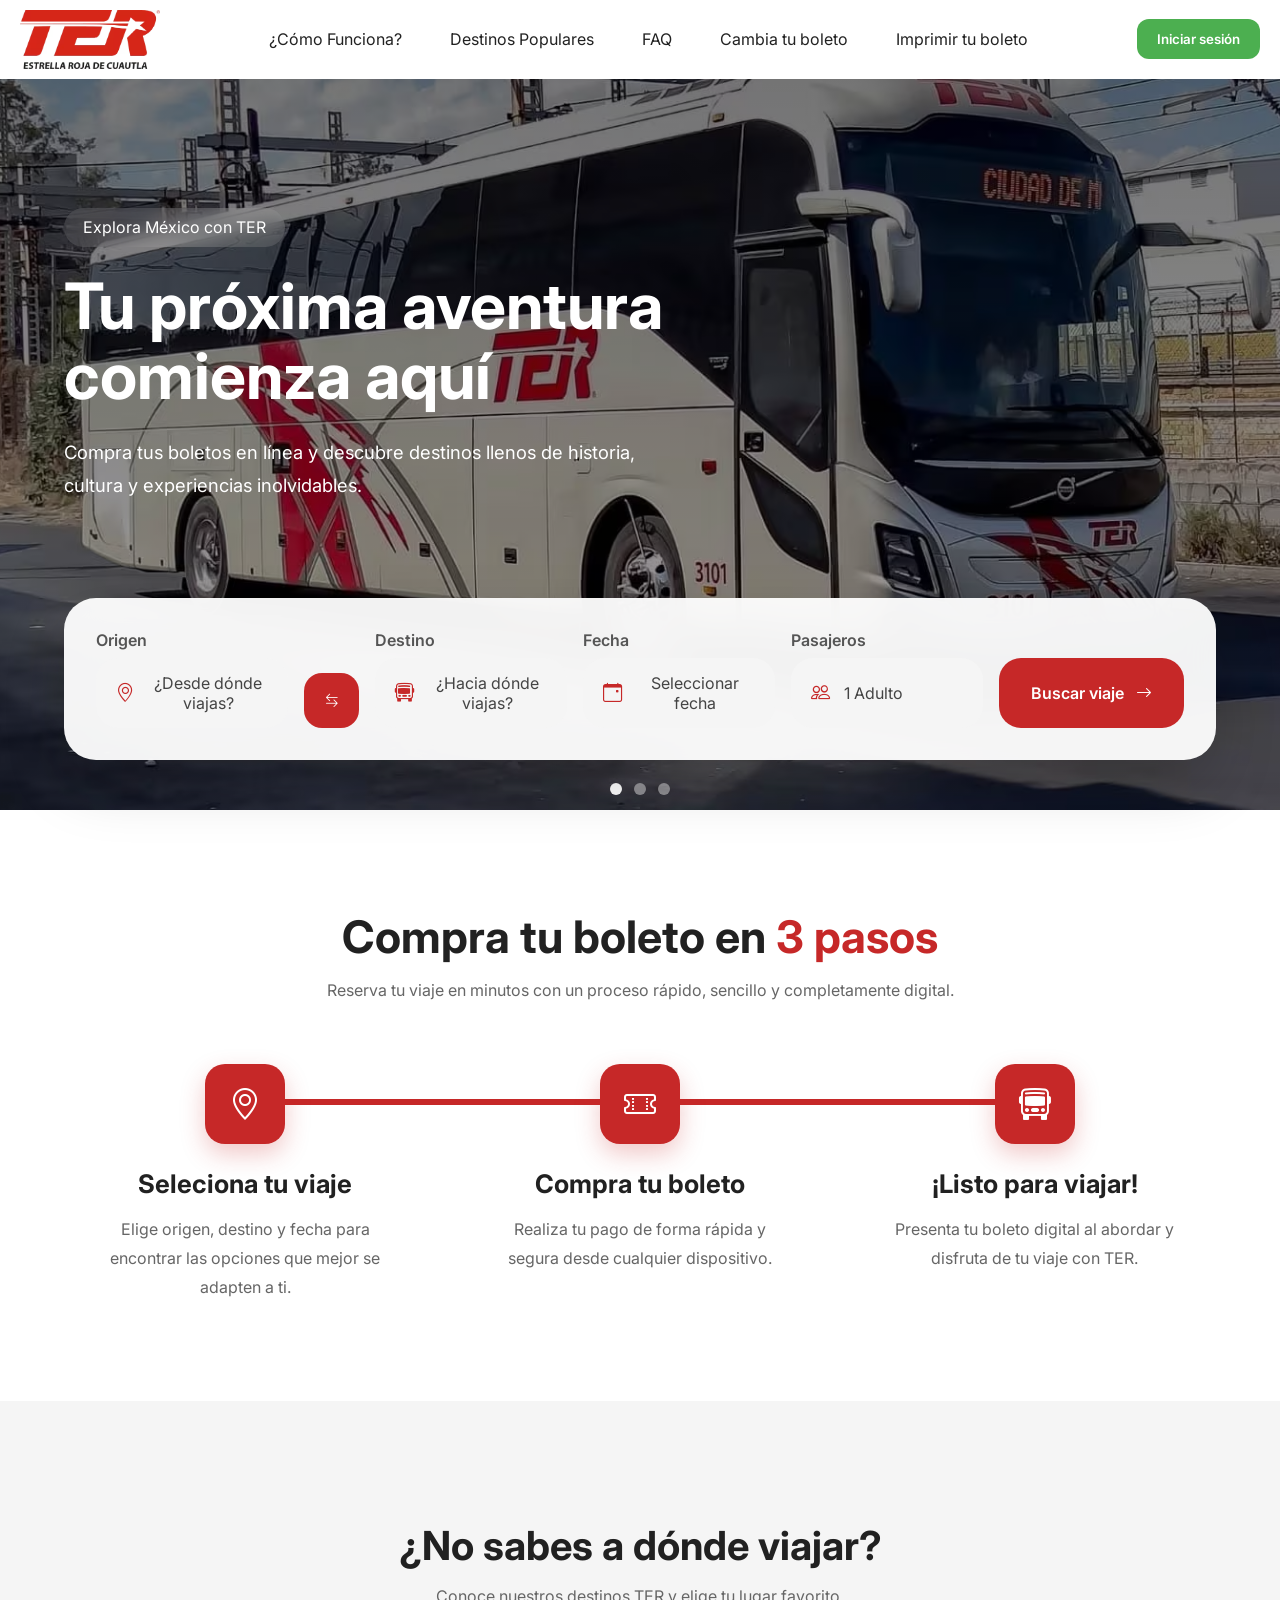
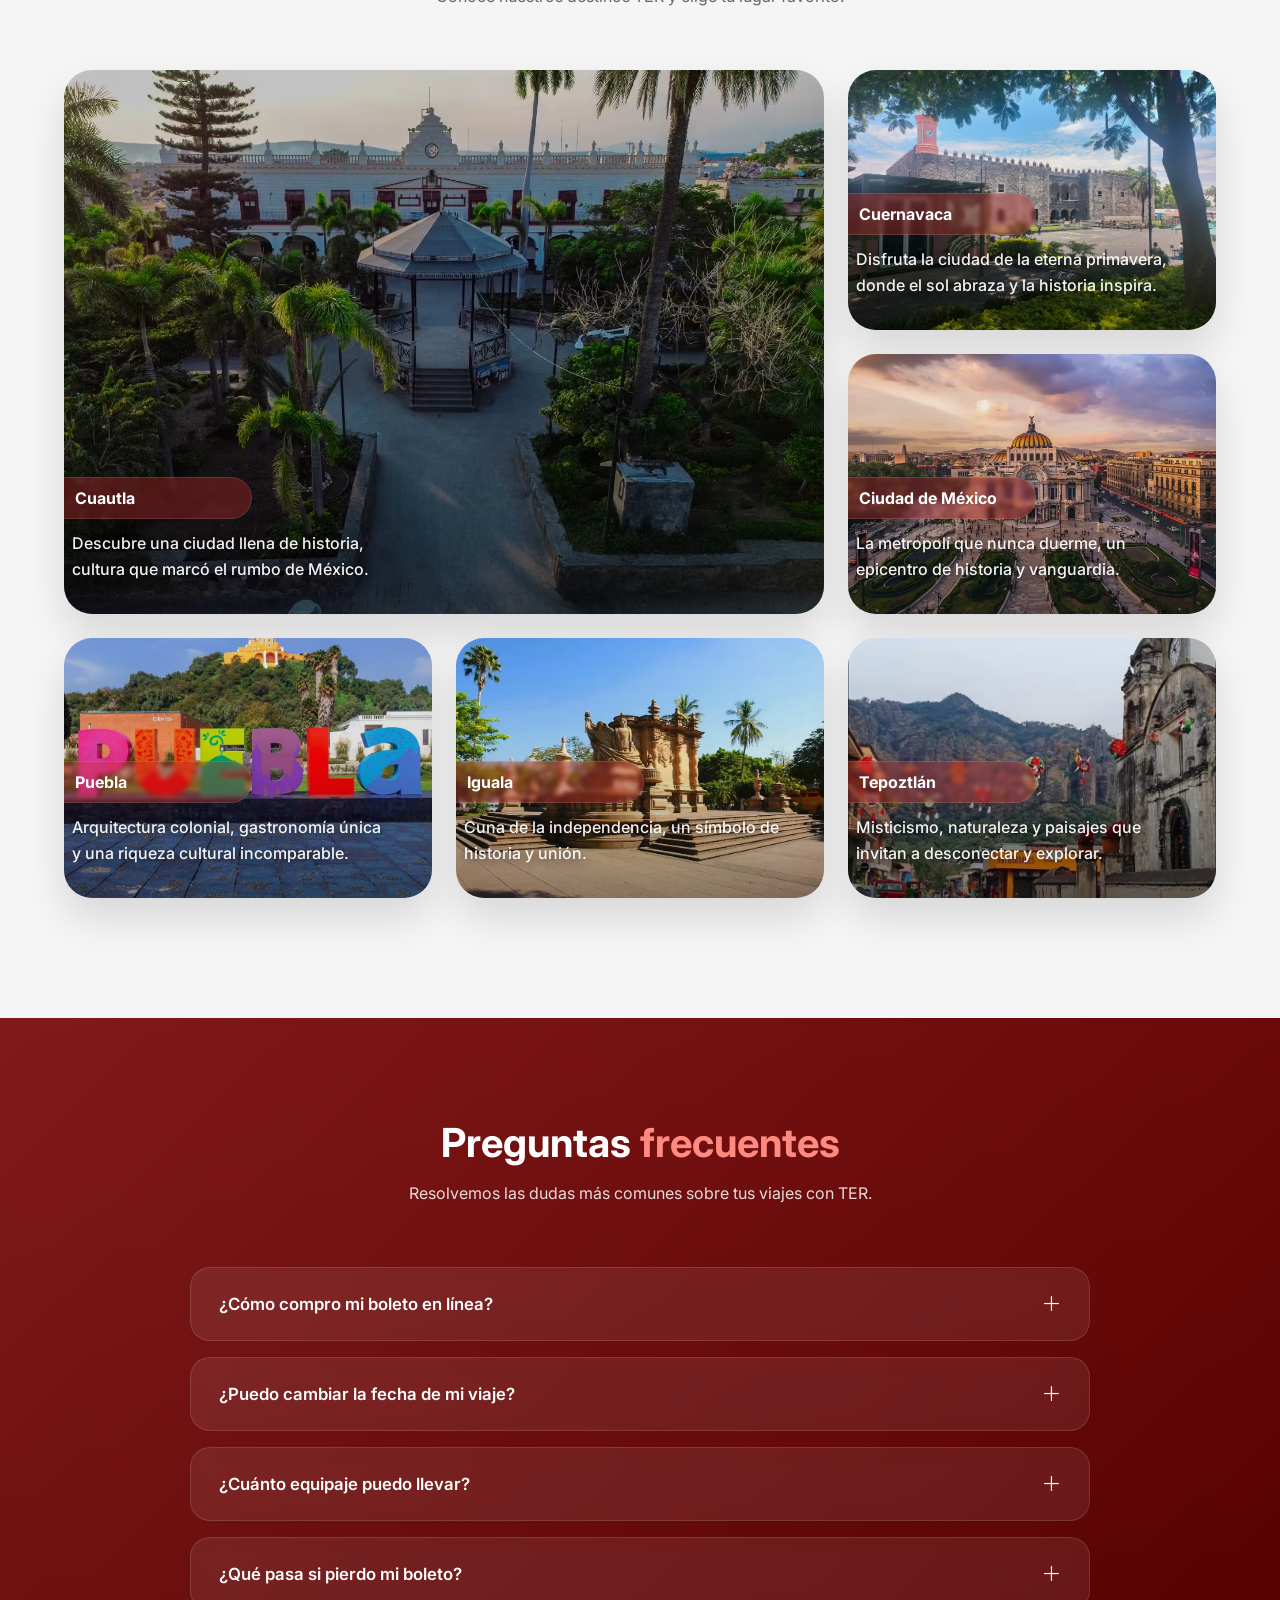
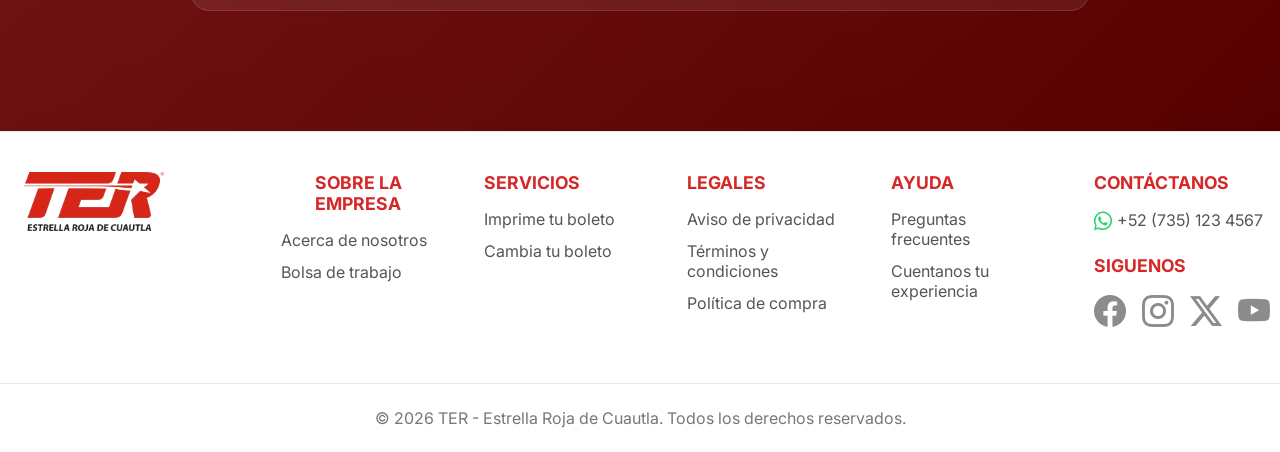
<file: index.html>
<!DOCTYPE html>
<html lang="es">

<head>
  <meta charset="UTF-8">
  <meta name="viewport" content="width=device-width, initial-scale=1.0">
  <link rel="preconnect" href="https://fonts.googleapis.com">
  <link rel="preconnect" href="https://fonts.gstatic.com" crossorigin>
  <link href="https://fonts.googleapis.com/css2?family=Inter:wght@300;400;500;600;700&display=swap" rel="stylesheet">
  <link rel="stylesheet" href="https://cdn.jsdelivr.net/npm/bootstrap-icons@1.13.1/font/bootstrap-icons.min.css"> 
  <link rel="stylesheet" href="styles.css">
  <link rel="icon" type="image/svg+xml" href="/assets/logo_ter.svg">
  <title>TER: Boletos de Autobús en Línea</title>
</head>

<body>
  <!-- SECCIÓN BARRA DE OPCIONES -->
  <section id="inicio">
    <div class="contenido">
      <header>
        <div class="contenido-header">

          <div class="logo">
            <img class="logo-main" src="assets/logo_ter.avif" alt="TER Logo">
          </div>

          <nav id="nav">
            <div class="cerrar-menu" onclick="responsiveMenu()">
              <i class="bi bi-x-lg"></i>
            </div>

            <ul id="links">
              <li><a href="#process" onclick="seleccionar(this)">¿Cómo Funciona?</a></li>
              <li><a href="#destinations" onclick="seleccionar(this)">Destinos Populares</a></li>
              <li><a href="#faq" onclick="seleccionar(this)">FAQ</a></li>
              <li><a href="#" onclick="seleccionar(this)">Cambia tu boleto</a></li>
              <li><a href="#" onclick="seleccionar(this)">Imprimir tu boleto</a></li>
            </ul>

            <!-- Desktop -->
            <button class="login-btn-mobile">
              Iniciar sesión
            </button>
          </nav>
          <!-- Mobile -->
          <button class="login-btn">
            Iniciar sesión
          </button>
          <!-- Icono del menu responsive -->
          <div id="icono-nav" onclick="responsiveMenu()">
            <i class="bi bi-list"></i>
          </div>
        </div>
      </header>
    </div>
  </section>


  <!-- HERO -->
  <section class="hero">

    <!-- Carrusel -->
    <div class="hero-slider">

      <div class="hero-slide active">
        <img src="/assets/ter1.avif" alt="Viaja con TER">

        <div class="hero-overlay">
          <div class="container">
            
            <div class="hero-content">
              <span class="hero-badge">
                Explora México con TER
              </span>
              
              <h1>
                Tu próxima aventura comienza aquí
              </h1>
              
              <p>
                Compra tus boletos en línea y descubre
                destinos llenos de historia, cultura y
                experiencias inolvidables.
              </p>
            </div>
          </div>
        </div>
      </div>
      
      <div class="hero-slide">
        <img src="/assets/ter2.avif" alt="Destinos TER">

        <div class="hero-overlay">
          <div class="container">
            
            <div class="hero-content">
              <span class="hero-badge">
                Explora México con TER
              </span>
              
              <h1>
                Tu próxima aventura comienza aquí
              </h1>
              
              <p>
                Compra tus boletos en línea y descubre
                destinos llenos de historia, cultura y
                experiencias inolvidables.
              </p>
            </div>
          </div>
        </div>
      </div>
      
      <div class="hero-slide">
        <img src="/assets/ter3.avif" alt="Autobuses TER">

        <div class="hero-overlay">
          <div class="container">
            
            <div class="hero-content">
              <span class="hero-badge">
                Explora México con TER
              </span>
              
              <h1>
                Tu próxima aventura comienza aquí
              </h1>
              
              <p>
                Compra tus boletos en línea y descubre
                destinos llenos de historia, cultura y
                experiencias inolvidables.
              </p>
            </div>
          </div>
        </div>
      </div>
    </div>
    
    <!-- Buscador -->
    <div class="search-card">
      
      <div class="search-grid">

        <div class="search-box dropdown-container">
          <label>Origen</label>

          <button class="search-field" id="originField">
            <i class="bi bi-geo-alt"></i>
            <span id="originText">¿Desde dónde viajas?</span>
          </button>

          <div 
            class="search-dropdown" 
            id="originDropdown">
          </div>
        </div>
        
        <button class="swap-btn" id="swapBtn">
          <i class="bi bi-arrow-left-right"></i>
        </button>
        
        <div class="search-box dropdown-container">
          <label>Destino</label>
          
          <button class="search-field" id="destinationField">
            <i class="bi bi-bus-front"></i>
            <span id="destinationText">¿Hacia dónde viajas?</span>
          </button>

          <div 
            class="search-dropdown" 
            id="destinationDropdown">
          </div>
        </div>
        
        <div class="search-box dropdown-container">
          <label>Fecha</label>
          
          <button class="search-field" id="dateField">
            <i class="bi bi-calendar-event"></i>
            <span id="dateText">Seleccionar fecha</span>
          </button>

          <div class="search-dropdown calendar-dropdown" id="calendarDropdown"></div>
        </div>
        
        <div class="search-box dropdown-container">
          <label>Pasajeros</label>
          
          <button class="search-field" id="passengerField">
            <i class="bi bi-people"></i>
            <span id="passengerText">1 Adulto</span>
          </button>

          <div class="search-dropdown passenger-dropdown" id="passengerDropdown">
            <!--Adulto-->
            <div class="passenger-row">
              <div>
                <h4>Adulto</h4>
                <p>12+ años</p>
              </div>

              <div class="passenger-controls">
                <button class="counter-btn" data-type="adultos" data-action="decrease">-</button>
                <span id="adultosCount" class="counter-value">1</span>
                <button class="counter-btn" data-type="adultos" data-action="increase">+</button>
              </div>
            </div>

            <!--Menor-->
            <div class="passenger-row">
              <div>
                <h4>Menor</h4>
                <p>3 a 11 años en compañia de un 1 adulto</p>
              </div>
              
              <div class="passenger-controls">
                <button class="counter-btn" data-type="menores" data-action="decrease">-</button>
                <span id="menoresCount" class="counter-value">0</span>
                <button class="counter-btn" data-type="menores" data-action="increase">+</button>
              </div>
            </div>

            <!-- INAPAM -->
            <div class="passenger-row">
              <div>
                <h4>INAPAM</h4>
                <p>Credencial vigente</p>
              </div>

              <div class="passenger-controls">
                <button class="counter-btn" data-type="inapam" data-action="decrease">-</button>
                <span id="inapamCount" class="counter-value">0</span>
                <button class="counter-btn" data-type="inapam" data-action="increase">+</button>
              </div>
            </div>

            <!-- Estudiante -->
            <div class="passenger-row">
              <div>
                <h4>Estudiante</h4>
                <p>Credencial vigente</p>
              </div>

              <div class="passenger-controls">
                <button class="counter-btn" data-type="estudiantes" data-action="decrease">-</button>
                <span id="estudiantesCount" class="counter-value">0</span>
                <button class="counter-btn" data-type="estudiantes" data-action="increase">+</button>
              </div>
            </div>
          </div>
        </div>
        
        <button class="btn-search" id="searchTrip">
          Buscar viaje
          <i class="bi bi-arrow-right"></i>
        </button>
      </div>
    </div>
    
    <!-- Dots -->
    <div class="hero-dots">
      <span class="active"></span>
      <span></span>
      <span></span>
    </div>
  </section>

  <!-- PROCESS -->
  <section class="process" id="process">
    <div class="container">
      <div class="section-title reveal">
        <h2>Compra tu boleto en <span> 3 pasos</span></h2>
        <p>Reserva tu viaje en minutos con un proceso rápido, sencillo y completamente digital.</p>
      </div>

      <div class="steps-container reveal">
        <div class="steps-line reveal"></div>
        
        <!-- PASO 1 -->
        <div class="step-card reveal">
          <div class="step-icon">
            <i class="bi bi-geo-alt"></i>
          </div>
          <div class="step-content">
            <h3>Seleciona tu viaje</h3>
            <p>Elige origen, destino y fecha para encontrar las opciones que mejor se adapten a ti.</p>
          </div>
        </div>

        <!-- PASO 2 -->
        <div class="step-card reveal">
          <div class="step-icon">
            <i class="bi bi-ticket-perforated"></i>
          </div>
          <div class="step-content">
            <h3>Compra tu boleto</h3>
            <p>Realiza tu pago de forma rápida y segura desde cualquier dispositivo.</p>
          </div>
        </div>

        <!-- PASO 3 -->
        <div class="step-card reveal">
          <div class="step-icon">
            <i class="bi bi-bus-front"></i>
          </div>
          <div class="step-content">
            <h3>¡Listo para viajar!</h3>
            <p>Presenta tu boleto digital al abordar y disfruta de tu viaje con TER.</p>
          </div>
        </div>
      </div>
    </div>
  </section>

  <!-- DESTINATIONS -->
  <section class="destinations" id="destinations">
    <div class="container">

      <div class="section-title reveal">
        <h2>¿No sabes a dónde viajar?</h2>
        <p>Conoce nuestros destinos TER y elige tu lugar favorito.</p>
      </div>

      <!-- DESKTOP COLLAGE -->
      <div class="destinations-collage">

        <!-- CARD 1-->
        <div class="destination-item large reveal">
          <a href="/places/cuautla.html" class="destination-link">
            <img src="/assets/cuautla/cuautla.avif" alt="Cuautla">
            <div class="destination-overlay">
              <span class="destination-pill">Cuautla</span>
              <p>Descubre una ciudad llena de historia, cultura que marcó el rumbo de México.</p>
            </div>
          </a>
        </div>
            
        <!-- CARD 2-->
        <div class="destination-item reveal">
          <a href="/places/cuernavaca.html" class="destination-link">
            <img src="/assets/cuernavaca/cuernavaca.avif" alt="Cuernavaca">
            <div class="destination-overlay">
              <span class="destination-pill">Cuernavaca</span>
              <p>Disfruta la ciudad de la eterna primavera, donde el sol abraza y la historia inspira.</p>
            </div>
          </a>
        </div>
         
        <!-- CARD 3-->
        <div class="destination-item reveal">
          <a href="/places/cdmx.html" class="destination-link">
            <img src="/assets/cdmx/cdmx.avif" alt="CDMX">
            <div class="destination-overlay">
              <span class="destination-pill">Ciudad de México</span>
              <p>La metropolí que nunca duerme, un epicentro de historia y vanguardia.</p>
            </div>
          </a>
        </div> 
        
        <!-- CARD 4-->
        <div class="destination-item reveal">
          <a href="/places/puebla.html" class="destination-link">
            <img src="/assets/puebla/puebla.avif" alt="Puebla">
            <div class="destination-overlay">
              <span class="destination-pill">Puebla</span>
              <p>Arquitectura colonial, gastronomía única y una riqueza cultural incomparable.</p>
            </div>
          </a>
        </div> 
              
        <!-- CARD 5-->
        <div class="destination-item reveal">
          <a href="/places/iguala.html" class="destination-link">
            <img src="/assets/iguala/iguala.avif" alt="Iguala">
            <div class="destination-overlay">
              <span class="destination-pill">Iguala</span>
              <p>Cuna de la independencia, un símbolo de historia y unión.</p>
            </div>
          </a>
        </div> 
        
        <!-- CARD 6-->
        <div class="destination-item reveal">
          <a href="/places/tepoztlan.html" class="destination-link">
            <img src="/assets/tepoztlan/tepoztlan.avif" alt="Tepoztlan">
            <div class="destination-overlay">
              <span class="destination-pill">Tepoztlán</span>
              <p>Misticismo, naturaleza y paisajes que invitan a desconectar y explorar.</p>
            </div>
          </a>
        </div>
      </div>

      <!-- MOBILE CAROUSEL -->
      <div class="mobile-carousel">
        <div class="mobile-track">

          <!-- SLIDE 1 -->
          <div class="mobile-card">
            <a href="/places/cuautla.html" class="destination-link">
              <img src="/assets/cuautla/cuautla.avif" alt="Cuautla">
              <div class="mobile-overlay">
                <span class="destination-pill">Cuautla</span>
                <p>Descubre una ciudad llena de historia, cultura que marcó el rumbo de México.</p>
              </div>
            </a>
          </div>

          <!-- SLIDE 2 -->
          <div class="mobile-card">
            <a href="/places/cuernavaca.html" class="destination-link">
              <img src="/assets/cuernavaca/cuernavaca.avif" alt="Cuernavaca">
              <div class="mobile-overlay">
                <span class="destination-pill">Cuernavaca</span>
                <p>Disfruta la ciudad de la eterna primavera, donde el sol abraza y la historia inspira.</p>
              </div>
            </a>
          </div>

          <!-- SLIDE 3 -->
          <div class="mobile-card">
            <a href="/places/cdmx.html" class="destination-link">
              <img src="/assets/cdmx/cdmx.avif" alt="CDMX">
              <div class="mobile-overlay">
                <span class="destination-pill">Ciudad de México</span>
                <p>La metropolí que nunca duerme, un epicentro de historia y vanguardia.</p>
              </div>
            </a>
          </div>

          <!-- SLIDE 4 -->
          <div class="mobile-card">
            <a href="/places/puebla.html" class="destination-link">
              <img src="/assets/puebla/puebla.avif" alt="Puebla">
              <div class="mobile-overlay">
                <span class="destination-pill">Puebla</span>
                <p>Arquitectura colonial, gastronomía única y una riqueza cultural incomparable.</p>
              </div>
            </a>
          </div>

          <!-- SLIDE 5 -->
          <div class="mobile-card">
            <a href="/places/iguala.html" class="destination-link">
              <img src="/assets/iguala/iguala.avif" alt="Iguala">
              <div class="mobile-overlay">
                <span class="destination-pill">Iguala</span>
                <p>Cuna de la independencia, un símbolo de historia y unión.</p>
              </div>
            </a>
          </div>

          <!-- SLIDE 6 -->
          <div class="mobile-card">
            <a href="/places/tepoztlan.html" class="destination-link">
              <img src="/assets/tepoztlan/tepoztlan.avif" alt="Tepoztlán">
              <div class="mobile-overlay">
                <span class="destination-pill">Tepoztlán</span>
                <p>Misticismo, naturaleza y paisajes que invitan a desconectar y explorar.</p>
              </div>
            </a>
          </div>
        </div>

        <div class="carousel-dots">
          <span class="active"></span>
          <span></span>
          <span></span>
          <span></span>
          <span></span>
          <span></span>
        </div>

      </div>
    </div>
  </section>

  <!-- FAQ -->
  <section id="faq">
    <div class="container">
      <div class="section-title reveal">
        <h2>Preguntas <span>frecuentes</span></h2>
        <p>Resolvemos las dudas más comunes sobre tus viajes con TER.</p>
      </div>

      <div class="faq-container">

        <!-- Item 1 -->
        <div class="faq-item reveal">
          <button class="faq-question">
            <span>¿Cómo compro mi boleto en línea?</span>
            <i class="bi bi-plus-lg"></i>
          </button>

          <div class="faq-answer">
            <p>
              Selecciona tu origen, destino, fecha de viaje y número de pasajeros.
              Completa tu compra y recibirás tu boleto digital de forma inmediata.
            </p>
          </div>
        </div>

        <!-- Item 2 -->
        <div class="faq-item reveal">
          <button class="faq-question">
            <span>¿Puedo cambiar la fecha de mi viaje?</span>
            <i class="bi bi-plus-lg"></i>
          </button>

          <div class="faq-answer">
            <p>
              Sí. Los cambios están sujetos a disponibilidad y a las políticas
              vigentes de TER.
            </p>
          </div>
        </div>

        <!-- Item 3 -->
        <div class="faq-item reveal">
          <button class="faq-question">
            <span>¿Cuánto equipaje puedo llevar?</span>
            <i class="bi bi-plus-lg"></i>
          </button>

          <div class="faq-answer">
            <p>
              Cada pasajero puede transportar equipaje de mano y equipaje
              documentado conforme a las políticas establecidas por TER.
            </p>
          </div>
        </div>

        <!-- Item 4 -->
        <div class="faq-item reveal">
          <button class="faq-question">
            <span>¿Qué pasa si pierdo mi boleto?</span>
            <i class="bi bi-plus-lg"></i>
          </button>

          <div class="faq-answer">
            <p>
              Puedes recuperarlo desde tu correo electrónico o iniciando sesión
              en tu cuenta.
            </p>
          </div>
        </div>
      </div>
    </div>
  </section>

  <!-- FOOTER -->
  <footer class="footer">
    <div class="footer-column footer-grid">
      <!-- Logo -->
      <div class="footer-brand">
        <img src="/assets/logo_ter.avif" alt="TER Logo">
      </div>

      <!-- Empresa -->
      <div class="footer-accordion">
        <button class="footer-toggle">
          SOBRE LA EMPRESA
          <i class="bi bi-chevron-down"></i>
        </button>
        <div class="footer-content">
          <a href="#">Acerca de nosotros</a>
          <a href="#">Bolsa de trabajo</a>
        </div>
      </div>

      <!-- Servicios -->
      <div class="footer-accordion">
        <button class="footer-toggle">
          SERVICIOS
          <i class="bi bi-chevron-down"></i>
        </button>
        <div class="footer-content">
          <a href="#">Imprime tu boleto</a>
          <a href="#">Cambia tu boleto</a>
        </div>
      </div>

      <!-- Legales --> 
      <div class="footer-accordion">
        <button class="footer-toggle">
          LEGALES
          <i class="bi bi-chevron-down"></i>
        </button>
        <div class="footer-content">
          <a href="#">Aviso de privacidad</a>
          <a href="#">Términos y condiciones</a>
          <a href="#">Política de compra</a>
        </div>
      </div>

      <!-- Ayuda -->
      <div class="footer-accordion">
        <button class="footer-toggle">
          AYUDA
          <i class="bi bi-chevron-down"></i>
        </button>
        <div class="footer-content">
          <a href="#faq">Preguntas frecuentes</a>
          <a href="#">Cuentanos tu experiencia</a>
        </div>
      </div>

      <!-- Contacto -->
      <div>
        <h4>CONTÁCTANOS</h4>

        <div class="footer-contact">
          <i class="bi bi-whatsapp"></i>
          <span>+52 (735) 123 4567</span>
        </div>

        <h4 style="margin-top:1.5rem;">SIGUENOS</h4>

        <div class="footer-social">
          <a href="#"><i class="bi bi-facebook"></i></a>
          <a href="#"><i class="bi bi-instagram"></i></a>
          <a href="#"><i class="bi bi-twitter-x"></i></a>
          <a href="#"><i class="bi bi-youtube"></i></a>
        </div>
      </div>
    </div>

    <div class="footer-bottom">
      <p>© 2026 TER - Estrella Roja de Cuautla. Todos los derechos reservados.</p>
    </div>
  </footer>

  <script src="main.js"></script>
</body>
</html>
</file>
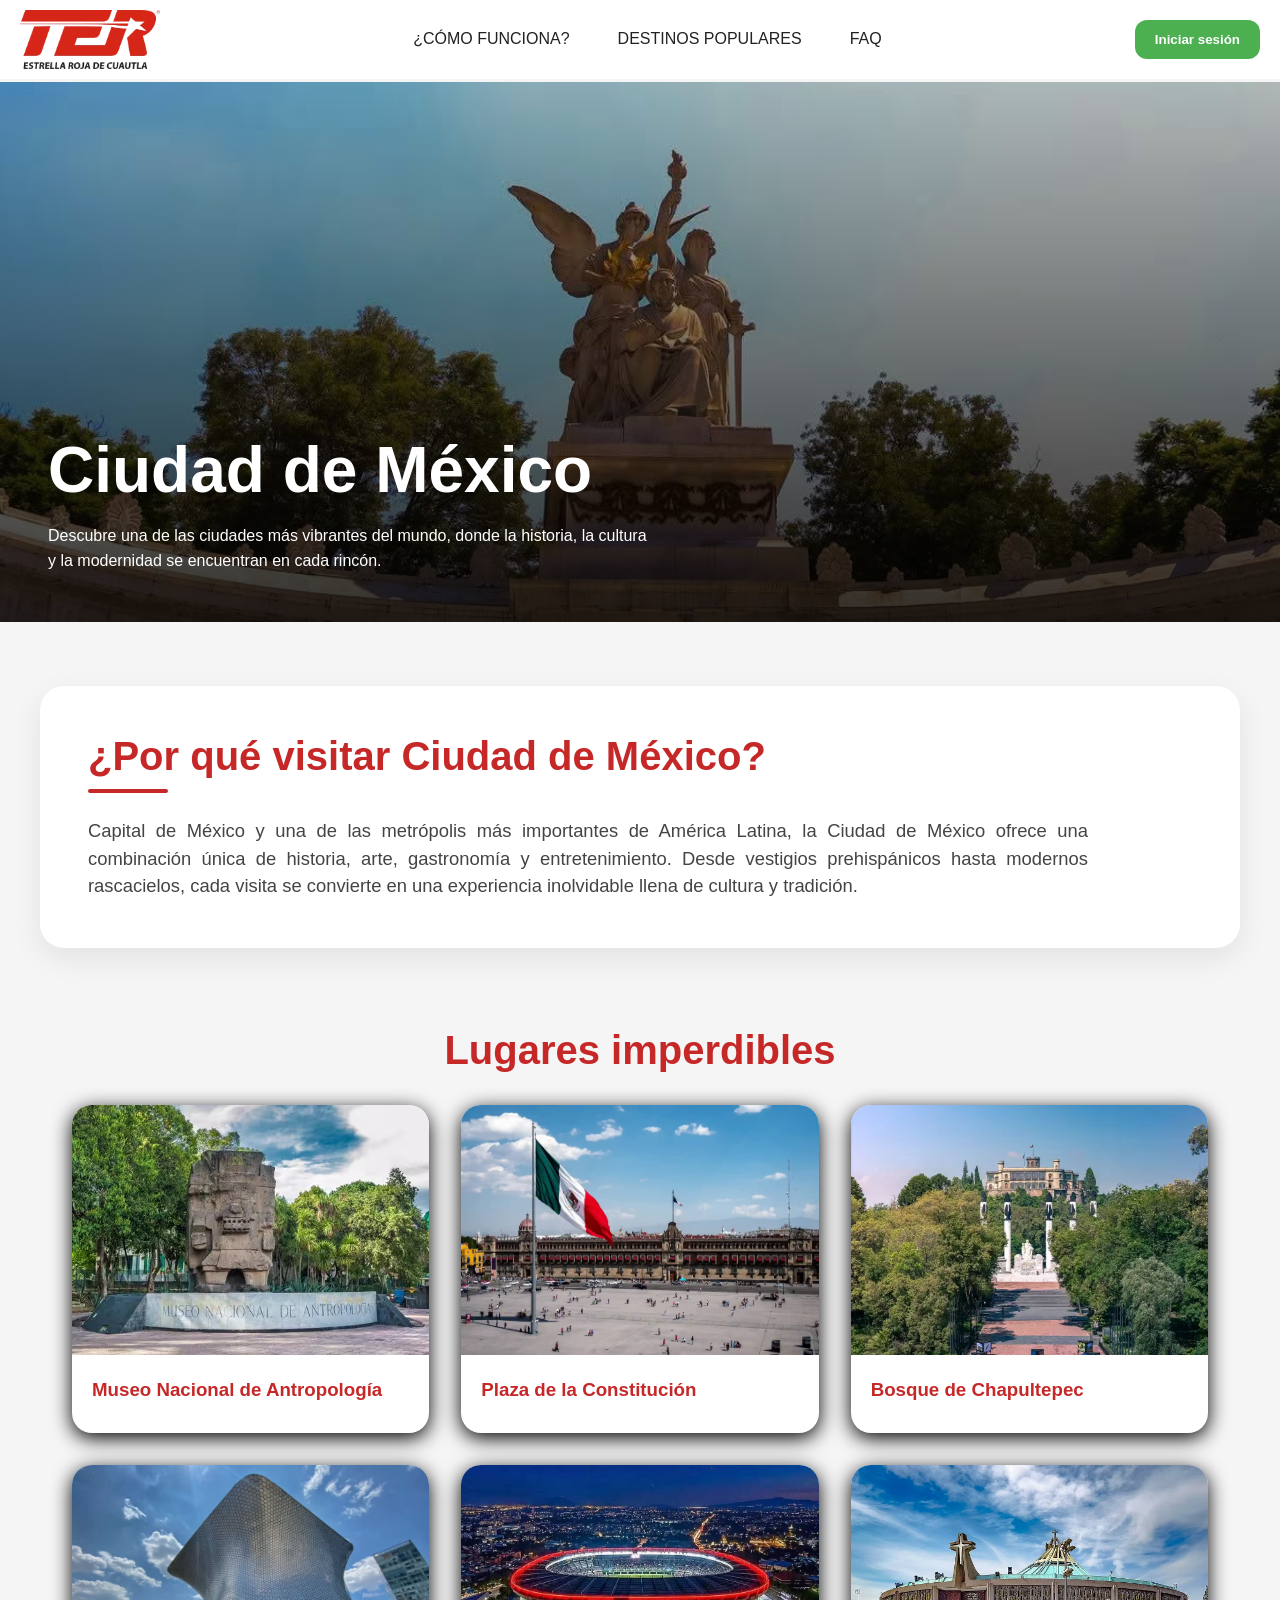
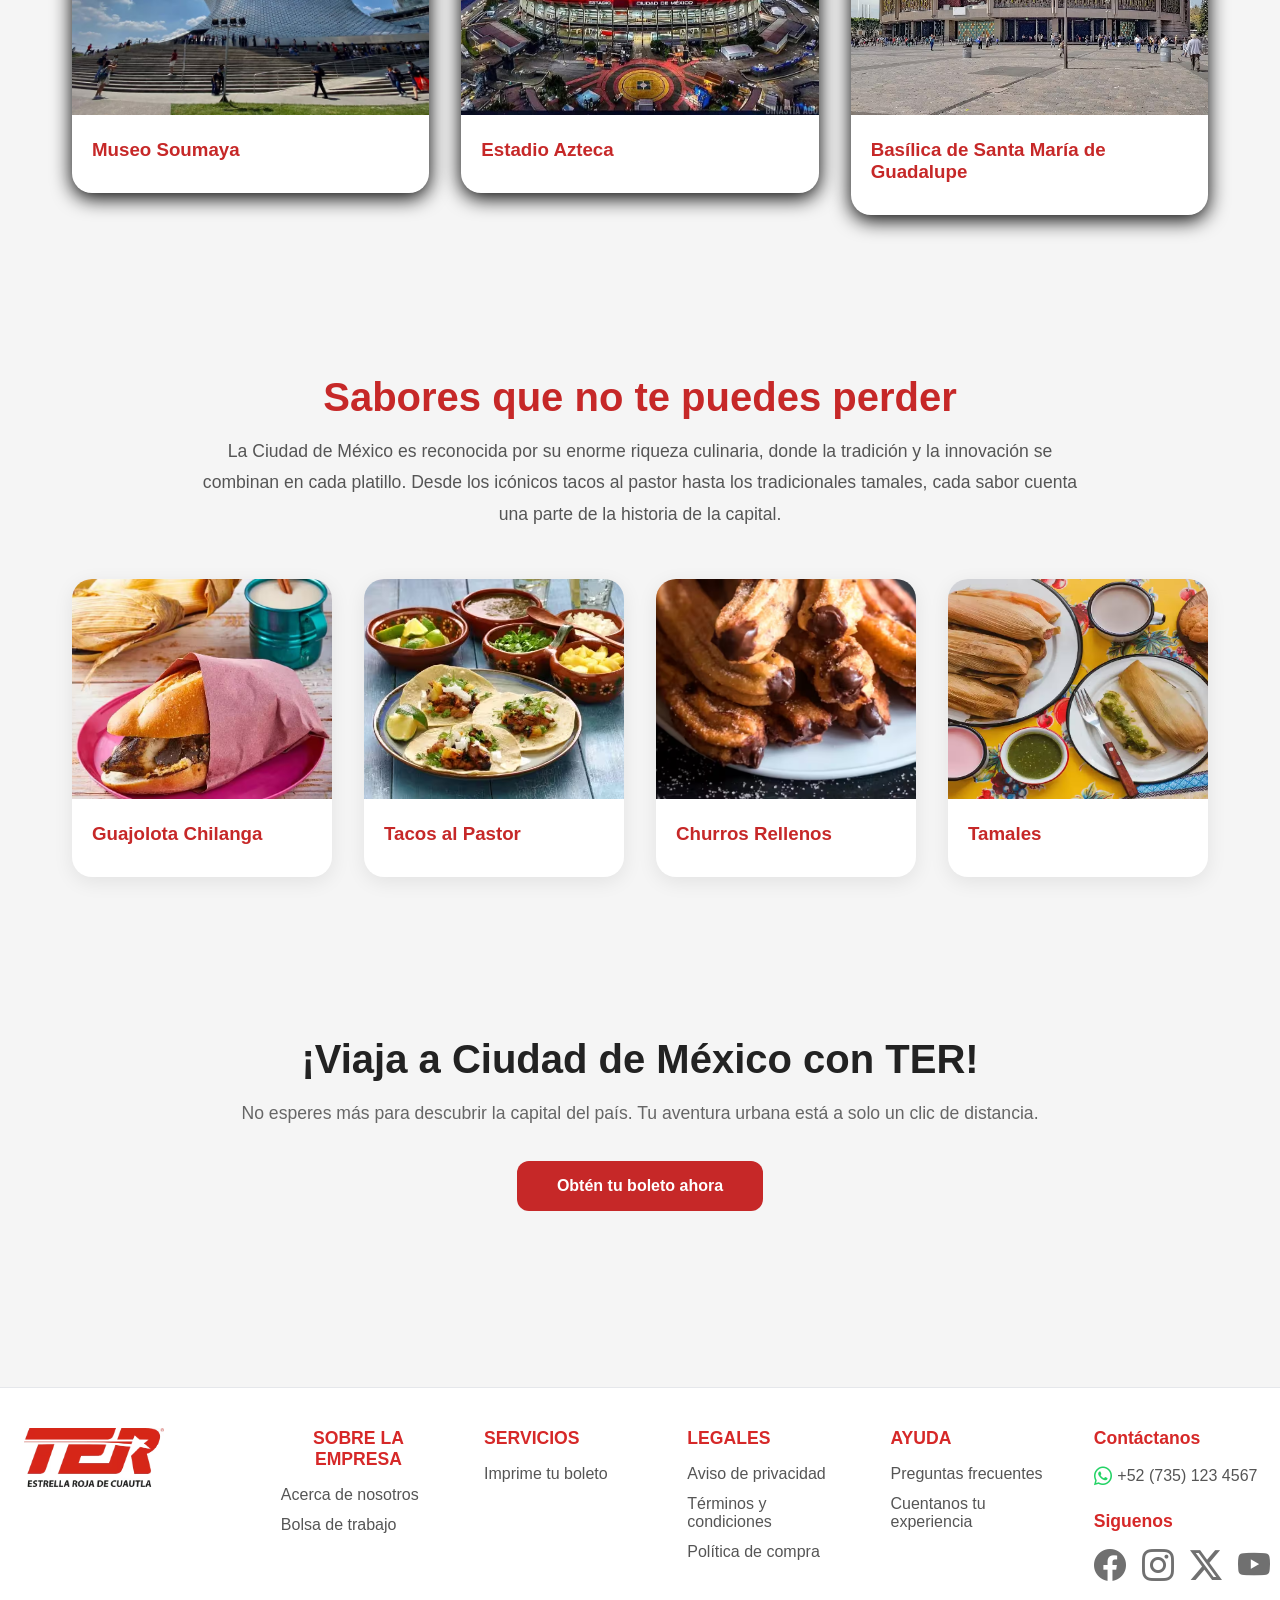
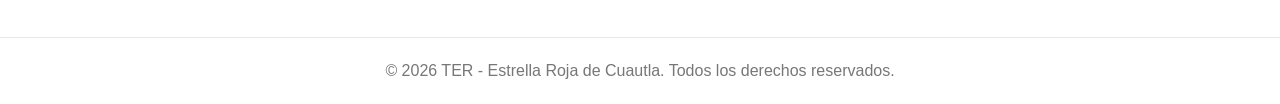
<file: places/cdmx.html>
<!DOCTYPE html>
<html lang="es">
<head>
    <meta charset="UTF-8">
    <meta name="viewport" content="width=device-width, initial-scale=1.0">
    <title>Viaja a Ciudad de México en Autobús | TER</title>
    <link rel="stylesheet" href="https://cdn.jsdelivr.net/npm/bootstrap-icons@1.13.1/font/bootstrap-icons.min.css"> 
    <link rel="stylesheet" href="/places/destinations.css">
</head>
<body>
    <!-- SECCIÓN BARRA DE OPCIONES -->
    <section id="inicio">
        <div class="contenido">
            <header>
                <div class="contenido-header">

                    <a href="/index.html" class="logo">
                        <img class="logo-main" src="/assets/logo_ter.avif" alt="TER Logo">
                    </a>

                    <nav id="nav">
                        <div class="cerrar-menu" onclick="responsiveMenu()">
                            <i class="bi bi-x-lg"></i>
                        </div>

                        <ul id="links">
                            <li><a href="#" onclick="seleccionar(this)">¿CÓMO FUNCIONA?</a></li>
                            <li><a href="#" onclick="seleccionar(this)">DESTINOS POPULARES</a></li>
                            <li><a href="#faq" onclick="seleccionar(this)">FAQ</a></l>
                        </ul>

                        <!-- Desktop -->
                        <button class="login-btn-mobile">
                            Iniciar sesión
                        </button>
                    </nav>

                    <!-- Mobile -->
                    <button class="login-btn">
                        Iniciar sesión
                    </button>
                    <!-- Icono del menu responsive -->
                    <div id="icono-nav" onclick="responsiveMenu()">
                        <i class="bi bi-list"></i>
                    </div>
                </div>
            </header>
        </div>
    </section>

    <!-- HERO -->
    <section class="hero">
        <img src="/assets/cdmx/cdmx-banner.avif" alt="Ciudad de México">
        <div class="hero-overlay">
            <h1>Ciudad de México</h1>
            <p>Descubre una de las ciudades más vibrantes del mundo, donde la historia, la cultura y la modernidad se encuentran en cada rincón.</p>
        </div>
    </section>

    <!-- INFORMACIÓN -->
    <section class="destination-info">
        <h2>¿Por qué visitar Ciudad de México?</h2>
        <p>Capital de México y una de las metrópolis más importantes de América Latina, la Ciudad de México ofrece una combinación única de historia, arte, 
            gastronomía y entretenimiento. Desde vestigios prehispánicos hasta modernos rascacielos, cada visita se convierte en una experiencia inolvidable 
            llena de cultura y tradición.</p>
    </section>

    <!-- LUGARES -->
    <section class="places">
        <h2>Lugares imperdibles</h2>
        <div class="places-grid">
            <div class="place-card">
                <img src="/assets/cdmx/museo-antropologia.avif" alt="Museo Nacional de Antropología">
                <div class="place-card-content">
                    <h3>Museo Nacional de Antropología</h3>
                    <article>
                        <p>
                            El museo más importante de México y uno de los más reconocidos del mundo. Recorre siglos de historia a través de impresionantes piezas 
                            arqueológicas que revelan el legado de las grandes civilizaciones mesoamericanas.
                        </p>
                    </article>
                </div>
            </div>          
                        
            <div class="place-card">
                <img src="/assets/cdmx/plaza-de-la-constitucion.avif" alt="Plaza de la Constitución">
                <div class="place-card-content">
                    <h3>Plaza de la Constitución</h3>
                    <article>
                        <p>
                            El corazón histórico y cultural de la Ciudad de México. Rodeada de monumentos emblemáticos, esta plaza ha sido escenario de los acontecimientos 
                            más importantes del país desde la época colonial.
                        </p>
                    </article>
                </div>
            </div>

            <div class="place-card">
                <img src="/assets/cdmx/bosque-chapultepec.avif" alt="Bosque Chapultepec">
                <div class="place-card-content">
                    <h3>Bosque de Chapultepec</h3>
                    <article>
                        <p>
                            Uno de los parques urbanos más grandes de Latinoamérica. Disfruta de lagos, senderos, museos y espacios naturales que convierten 
                            a este lugar en el pulmón verde de la capital.
                        </p>
                    </article>
                </div>
            </div>

            <div class="place-card">
                <img src="/assets/cdmx/museo-soumaya.avif" alt="Museo Soumaya">
                <div class="place-card-content">
                    <h3>Museo Soumaya</h3>
                    <article>
                        <p>
                            Un ícono arquitectónico que alberga una de las colecciones de arte más importantes de América Latina. 
                            Descubre obras de artistas nacionales e internacionales en un espacio único.
                        </p>
                    </article>
                </div>
            </div>

            <div class="place-card">
                <img src="/assets/cdmx/estadio-azteca.avif" alt="Estadio Azteca">
                <div class="place-card-content">
                    <h3>Estadio Azteca</h3>
                    <article>
                        <p>
                            Considerado uno de los estadios más emblemáticos del mundo, ha sido escenario de finales mundialistas y momentos históricos del fútbol. 
                            Un destino imperdible para los amantes del deporte.
                        </p>
                    </article>
                </div>
            </div>

            <div class="place-card">
                <img src="/assets/cdmx/basilica.avif" alt="Basílica de Santa María de Guadalupe">
                <div class="place-card-content">
                    <h3>Basílica de Santa María de Guadalupe</h3>
                    <article>
                        <p>El santuario mariano más visitado de América. Un lugar lleno de fe, tradición e historia que recibe millones de peregrinos cada año.</p>
                    </article>
                </div>
            </div>
        </div>
    </section>

    <!-- GASTRONOMÍA -->
    <section class="gastronomy">
        <div class="container">
            <h2>Sabores que no te puedes perder</h2>
            <p class="gastronomy-description">
                La Ciudad de México es reconocida por su enorme riqueza culinaria,
                donde la tradición y la innovación se combinan en cada platillo.
                Desde los icónicos tacos al pastor hasta los tradicionales tamales,
                cada sabor cuenta una parte de la historia de la capital.
            </p>

            <div class="gastronomy-grid">
                <div class="food-card">
                    <img src="/assets/cdmx/guajolota-chilanga.avif" alt="Guajolota Chilanga">
                    <div class="food-card-content">
                        <h3>Guajolota Chilanga</h3>
                        <article>
                            <p>La clasica combinación de tamal y bolillo que acompaña las mañanas de miles de capitalinos. Un antojo callejero lleno de sabor y tradición.</p>
                        </article>
                    </div>
                </div>

                <div class="food-card">
                    <img src="/assets/cdmx/tacos-al-pastor.avif" alt="Tacos al Pastor">
                    <div class="food-card-content">
                        <h3>Tacos al Pastor</h3>
                        <article>
                            <p>
                                El rey de la comida callejera capitalina. Su inconfundible combinación de especias, carne y piña lo convierte en una parada 
                                obligatoria para los visitantes.
                            </p>
                        </article>
                    </div>
                </div>

                <div class="food-card">
                    <img src="/assets/cdmx/churros-rellenos.avif" alt="Churros Rellenos">
                    <div class="food-card-content">
                        <h3>Churros Rellenos</h3>
                        <article>
                            <p>
                                Dorados, crujientes y rellenos de dulzura, son el acompañamiento perfecto para una tarde en el centro historico. 
                                Un dulce favorito entre generaciones.
                            </p>
                        </article>
                    </div>
                </div>

                <div class="food-card">
                    <img src="/assets/cdmx/tamales.avif" alt="Tamales">
                    <div class="food-card-content">
                        <h3>Tamales</h3>
                        <article>
                            <p>Una tradición mexicana que en la capital se disfruta a cualquier hora. Verdes, dulces o de mole, siempre hay uno para cada anotjo.</p>
                        </article>
                    </div>
                </div>
            </div>
        </div>
    </section>

    <!-- CTA -->
    <section class="cta">
        <h2>¡Viaja a Ciudad de México con TER!</h2>
        <p>No esperes más para descubrir la capital del país. Tu aventura urbana está a solo un clic de distancia.</p>
        <a href="/index.html" class="btn-buy">Obtén tu boleto ahora</a>
    </section>

    <!-- FOOTER -->
    <footer class="footer">
        <div class="footer-column footer-grid">
            <!-- Logo -->
            <div class="footer-brand">
                <img src="/assets/logo_ter.avif" alt="TER Logo">
            </div>

            <!-- Empresa -->
            <div class="footer-accordion">
                <button class="footer-toggle">
                    SOBRE LA EMPRESA
                    <i class="bi bi-chevron-down"></i>
                </button>
                <div class="footer-content">
                    <a href="#">Acerca de nosotros</a>
                    <a href="#">Bolsa de trabajo</a>
                </div>
            </div>

            <!-- Servicios -->
            <div class="footer-accordion">
                <button class="footer-toggle">
                    SERVICIOS
                    <i class="bi bi-chevron-down"></i>
                </button>
                <div class="footer-content">
                    <a href="#">Imprime tu boleto</a>
                </div>
            </div>

            <!-- Legales --> 
            <div class="footer-accordion">
                <button class="footer-toggle">
                    LEGALES
                    <i class="bi bi-chevron-down"></i>
                </button>
                <div class="footer-content">
                    <a href="#">Aviso de privacidad</a>
                    <a href="#">Términos y condiciones</a>
                    <a href="#">Política de compra</a>
                </div>
            </div>

            <!-- Ayuda -->
            <div class="footer-accordion">
                <button class="footer-toggle">
                    AYUDA
                    <i class="bi bi-chevron-down"></i>
                </button>
                <div class="footer-content">
                    <a href="#faq">Preguntas frecuentes</a>
                    <a href="#">Cuentanos tu experiencia</a>
                </div>
            </div>

            <!-- Contacto -->
            <div>
                <h4>Contáctanos</h4>

                <div class="footer-contact">
                    <i class="bi bi-whatsapp"></i>
                    <span>+52 (735) 123 4567</span>
                </div>

                <h4 style="margin-top:1.5rem;">Siguenos</h4>

                <div class="footer-social">
                    <a href="#"><i class="bi bi-facebook"></i></a>
                    <a href="#"><i class="bi bi-instagram"></i></a>
                    <a href="#"><i class="bi bi-twitter-x"></i></a>
                    <a href="#"><i class="bi bi-youtube"></i></a>
                </div>
            </div>
        </div>

        <div class="footer-bottom">
            <p>© 2026 TER - Estrella Roja de Cuautla. Todos los derechos reservados.</p>
        </div>
    </footer>

    <script src="/places/destinations.js"></script>
</body>
</html>
</file>
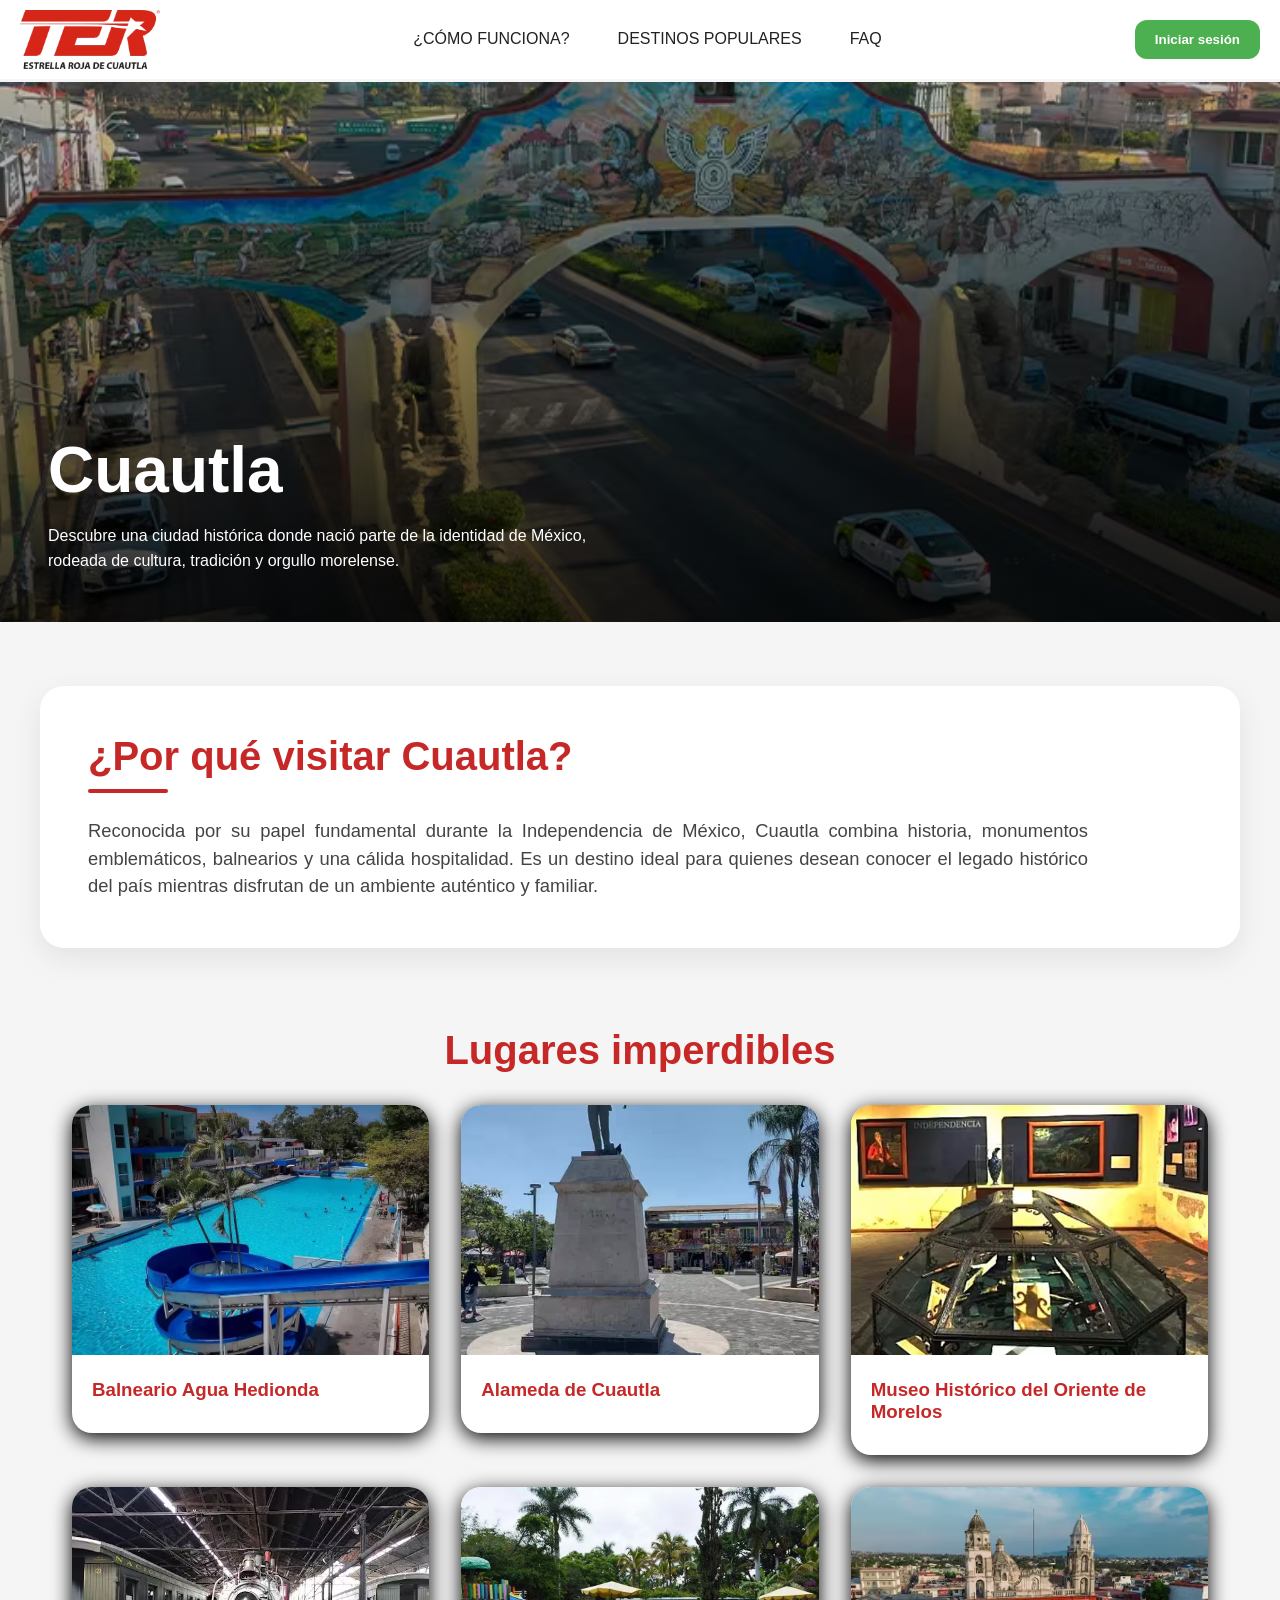
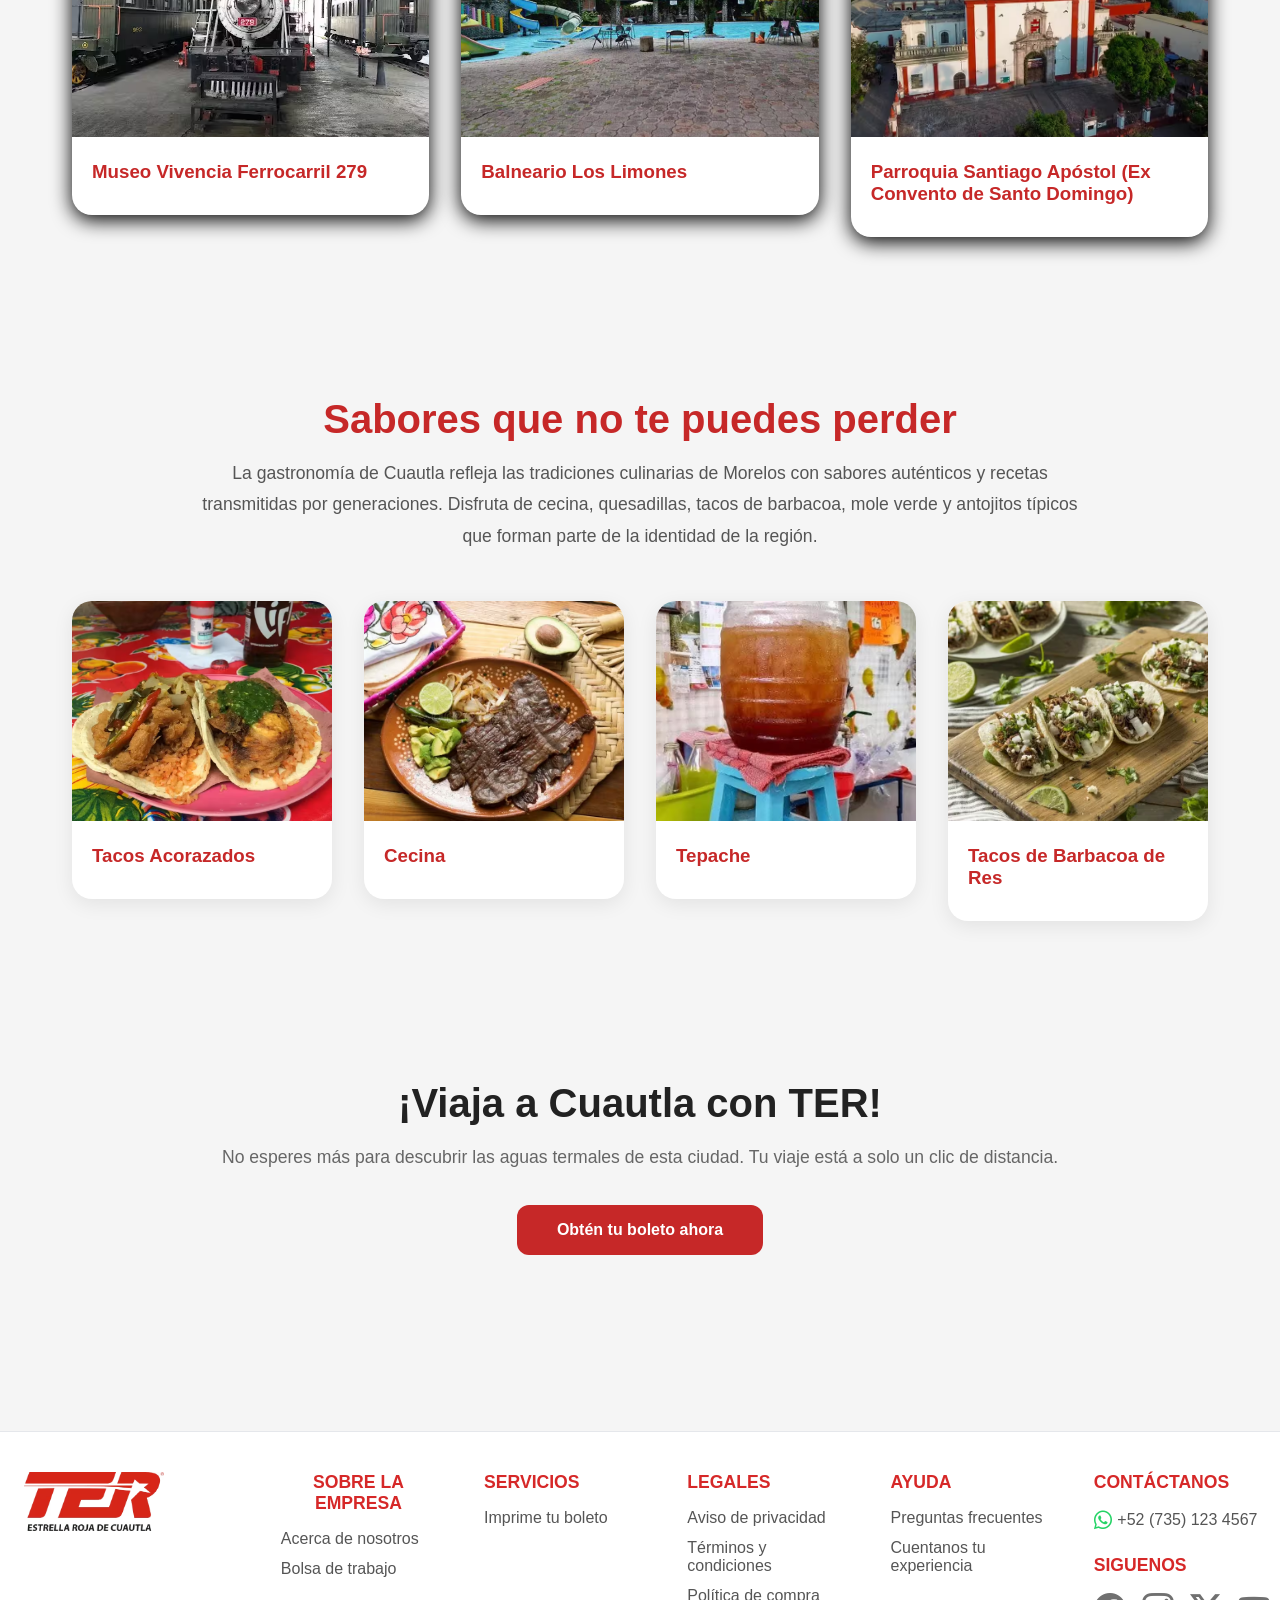
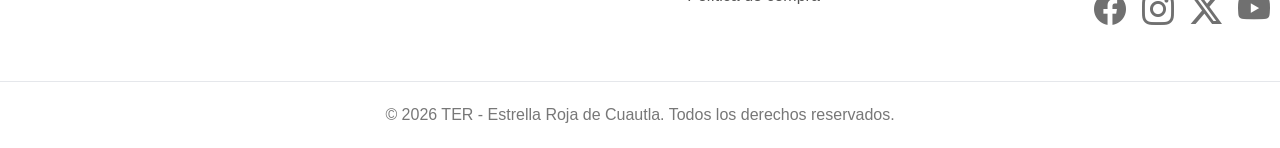
<file: places/cuautla.html>
<!DOCTYPE html>
<html lang="es">
<head>
    <meta charset="UTF-8">
    <meta name="viewport" content="width=device-width, initial-scale=1.0">
    <title>Viaja a Cuautla, Mor. en Autóbus | TER</title>
    <link rel="stylesheet" href="https://cdn.jsdelivr.net/npm/bootstrap-icons@1.13.1/font/bootstrap-icons.min.css">
    <link rel="stylesheet" href="/places/destinations.css">
</head>
<body>
    <!-- SECCIÓN BARRA DE OPCIONES -->
    <section id="inicio">
        <div class="contenido">
            <header>
                <div class="contenido-header">

                    <a href="/index.html" class="logo">
                        <img class="logo-main" src="/assets/logo_ter.avif" alt="TER Logo">
                    </a>

                    <nav id="nav">
                        <div class="cerrar-menu" onclick="responsiveMenu()">
                            <i class="bi bi-x-lg"></i>
                        </div>

                        <ul id="links">
                            <li><a href="#" onclick="seleccionar(this)">¿CÓMO FUNCIONA?</a></li>
                            <li><a href="#" onclick="seleccionar(this)">DESTINOS POPULARES</a></li>
                            <li><a href="#faq" onclick="seleccionar(this)">FAQ</a></l>
                        </ul>

                        <!-- Desktop -->
                        <button class="login-btn-mobile">
                            Iniciar sesión
                        </button>
                    </nav>

                    <!-- Mobile -->
                    <button class="login-btn">
                        Iniciar sesión
                    </button>
                    <!-- Icono del menu responsive -->
                    <div id="icono-nav" onclick="responsiveMenu()">
                        <i class="bi bi-list"></i>
                    </div>
                </div>
            </header>
        </div>
    </section>

    <!-- HERO -->
    <section class="hero">
        <img src="/assets/cuautla/cuautla-banner.avif" alt="Cuautla">
        <div class="hero-overlay">
            <h1>Cuautla</h1>
            <p>Descubre una ciudad histórica donde nació parte de la identidad de México, rodeada de cultura, tradición y orgullo morelense.</p>
        </div>
    </section>

    <!-- INFORMACIÓN -->
    <section class="destination-info">
        <h2>¿Por qué visitar Cuautla?</h2>
        <p>
            Reconocida por su papel fundamental durante la Independencia de México, Cuautla combina historia, monumentos emblemáticos, 
            balnearios y una cálida hospitalidad. Es un destino ideal para quienes desean conocer el legado histórico del país mientras disfrutan de un 
            ambiente auténtico y familiar.
        </p>
    </section>

    <!-- LUGARES -->
    <section class="places">
        <h2>Lugares imperdibles</h2>
        <div class="places-grid">
            <div class="place-card">
                <img src="/assets/cuautla/balneario-agua-hedionda.avif" alt="Balneario Agua Hedionda">
                <div class="place-card-content">
                    <h3>Balneario Agua Hedionda</h3>
                    <article>
                        <p>
                            Un complejo turístico y spa, famoso por sus aguas sulfurosas y mineromedicinales que brotan de un manantial natural. Es considerado uno de los 
                            balnearios más grandes y completos de la región, ofreciendo tanto diversión familiar como beneficios terapéuticos. 
                        </p>
                    </article>
                </div>
            </div>

            <div class="place-card">
                <img src="/assets/cuautla/alameda-cuautla.avif" alt="Alameda de Cuautla">
                <div class="place-card-content">
                    <h3>Alameda de Cuautla</h3>
                    <article>
                        <p>
                            Una plaza pública ubicada en el centro de Cuautla, reconocido por su ambiente familiar, especialmente concurrido por las tardes y noches.
                            Su punto distintivo es la estatua en honor al insurgente Hermenegildo Galeana.  
                        </p>
                    </article>
                </div>
            </div>

            <div class="place-card">
                <img src="/assets/cuautla/museo-casa-morelos.avif" alt="Museo Casa de Morelos">
                <div class="place-card-content">
                    <h3>Museo Histórico del Oriente de Morelos</h3>
                    <article>
                        <p>
                            Casa habitada por José María Morelos y cuartel de Zapata, exhibe piezas arqueológicas y relacionadas con la historia de la ciudad.
                        </p>
                    </article>
                </div>
            </div>

            <div class="place-card">
                <img src="/assets/cuautla/museo-vivencial-ferrocarril-279.avif" alt="Museo Vivencia Ferrocarril 279">
                <div class="place-card-content">
                    <h3>Museo Vivencia Ferrocarril 279</h3>
                    <article>
                        <p>
                            Ubicado en la antigua estación de ferrocarril, alberga la única máquina de vapor de vía angosta que aún funciona en México, permitiendo 
                            recorridos recreativos.
                        </p>
                    </article>
                </div>
            </div>

            <div class="place-card">
                <img src="/assets/cuautla/balneario-limones.avif" alt="Balneario Los Limones">
                <div class="place-card-content">
                    <h3>Balneario Los Limones</h3>
                    <article>
                        <p>
                            Un tradicional lugar de recreación, alimentado por las aguas del Río Cuautla. Ideal para familias, parejas o grupos de amigos que buscan 
                            relajarse bajo el sol y disfrutar de las instalaciones accesibles.
                        </p>
                    </article>
                </div>
            </div>

            <div class="place-card">
                <img src="/assets/cuautla/parroquia-santiago-apostol.avif" alt="Parroquia Santiago Apóstol">
                <div class="place-card-content">
                    <h3>Parroquia Santiago Apóstol (Ex Convento de Santo Domingo)</h3>
                    <article>
                        <p>
                            Templo importante construido por los dominicos, parte de la Ruta de los Conventos, que ha servido como cuartel y casa de cultura. 
                        </p>
                    </article>
                </div>
            </div>
        </div>
    </section>

    <!-- GASTRONOMÍA -->
    <section class="gastronomy">
        <div class="container">
            <h2>Sabores que no te puedes perder</h2>
            <p class="gastronomy-description">
                La gastronomía de Cuautla refleja las tradiciones culinarias de Morelos con sabores auténticos y recetas transmitidas 
                por generaciones. Disfruta de cecina, quesadillas, tacos de barbacoa, mole verde y antojitos típicos 
                que forman parte de la identidad de la región.
            </p>

            <div class="gastronomy-grid">
                <div class="food-card">
                    <img src="/assets/cuautla/tacos-acorazados.avif" alt="Tacos Acorazados">
                    <div class="food-card-content">
                        <h3>Tacos Acorazados</h3>
                        <article>
                            <p>
                                El platillo más representativo de Cuautla, una combinación única de arroz y guisados tradicionales que conquistan desde el primer bocado.
                            </p>
                        </article>
                    </div>
                </div>

                <div class="food-card">
                    <img src="/assets/cuautla/cecina.avif" alt="Cecina">
                    <div class="food-card-content">
                        <h3>Cecina</h3>
                        <article>
                            <p>
                                Se distingue por ser carne de res cortada en tiras largas y delgadas, curada con sal natural y secada al sol, lo que le otorga un sabor intenso y 
                                auténtico. Reflejando así la esencia gastronómica de Morelos.
                            </p>
                        </article>
                    </div>
                </div>

                <div class="food-card">
                    <img src="/assets/cuautla/tepache.avif" alt="Tepache">
                    <div class="food-card-content">
                        <h3>Tepache</h3>
                        <article>
                            <p>
                                Bebida artesanal de piña fermentada con un sabor refrescante y dulce, perfecta para acompañar cualquier comida típica.
                            </p>
                        </article>
                    </div>
                </div>

                <div class="food-card">
                    <img src="/assets/cuautla/tacos-barbacoa-res.avif" alt="Tacos de Barbacoa de Res">
                    <div class="food-card-content">
                        <h3>Tacos de Barbacoa de Res</h3>
                        <article>
                            <p>
                                Carne tierna y jugosa envuelta en tortillas recién hechas, un sabor que convierte cada visita en una experiencia inolvidable.
                            </p>
                        </article>
                    </div>
                </div>
            </div>
        </div>
    </section>

    <!-- CTA -->
    <section class="cta">
        <h2>¡Viaja a Cuautla con TER!</h2>
        <p>No esperes más para descubrir las aguas termales de esta ciudad. Tu viaje está a solo un clic de distancia.</p>
        <a href="/index.html" class="btn-buy">Obtén tu boleto ahora</a>
    </section>

    <!-- FOOTER -->
    <footer class="footer">
        <div class="footer-column footer-grid">
            <!-- Logo -->
            <div class="footer-brand">
                <img src="/assets/logo_ter.avif" alt="TER Logo">
            </div>

            <!-- Empresa -->
            <div class="footer-accordion">
                <button class="footer-toggle">
                    SOBRE LA EMPRESA
                    <i class="bi bi-chevron-down"></i>
                </button>
                <div class="footer-content">
                    <a href="#">Acerca de nosotros</a>
                    <a href="#">Bolsa de trabajo</a>
                </div>
            </div>

            <!-- Servicios -->
             <div class="footer-accordion">
                <button class="footer-toggle">
                    SERVICIOS
                    <i class="bi bi-chevron-down"></i>
                </button>
                <div class="footer-content">
                    <a href="#">Imprime tu boleto</a>
                </div>
            </div>

            <!-- Legales --> 
            <div class="footer-accordion">
                <button class="footer-toggle">
                    LEGALES
                    <i class="bi bi-chevron-down"></i>
                </button>
                <div class="footer-content">
                    <a href="#">Aviso de privacidad</a>
                    <a href="#">Términos y condiciones</a>
                    <a href="#">Política de compra</a>
                </div>
            </div>

            <!-- Ayuda -->
            <div class="footer-accordion">
                <button class="footer-toggle">
                    AYUDA
                    <i class="bi bi-chevron-down"></i>
                </button>
                <div class="footer-content">
                    <a href="#faq">Preguntas frecuentes</a>
                    <a href="#">Cuentanos tu experiencia</a>
                </div>
            </div>

            <!-- Contacto -->
            <div>
                <h4>CONTÁCTANOS</h4>

                <div class="footer-contact">
                    <i class="bi bi-whatsapp"></i>
                    <span>+52 (735) 123 4567</span>
                </div>

                <h4 style="margin-top:1.5rem;">SIGUENOS</h4>

                <div class="footer-social">
                    <a href="#"><i class="bi bi-facebook"></i></a>
                    <a href="#"><i class="bi bi-instagram"></i></a>
                    <a href="#"><i class="bi bi-twitter-x"></i></a>
                    <a href="#"><i class="bi bi-youtube"></i></a>
                </div>
            </div>
        </div>

        <div class="footer-bottom">
            <p>© 2026 TER - Estrella Roja de Cuautla. Todos los derechos reservados.</p>
        </div>
    </footer>

    <script src="/places/destinations.js"></script>
</body>
</html>
</file>
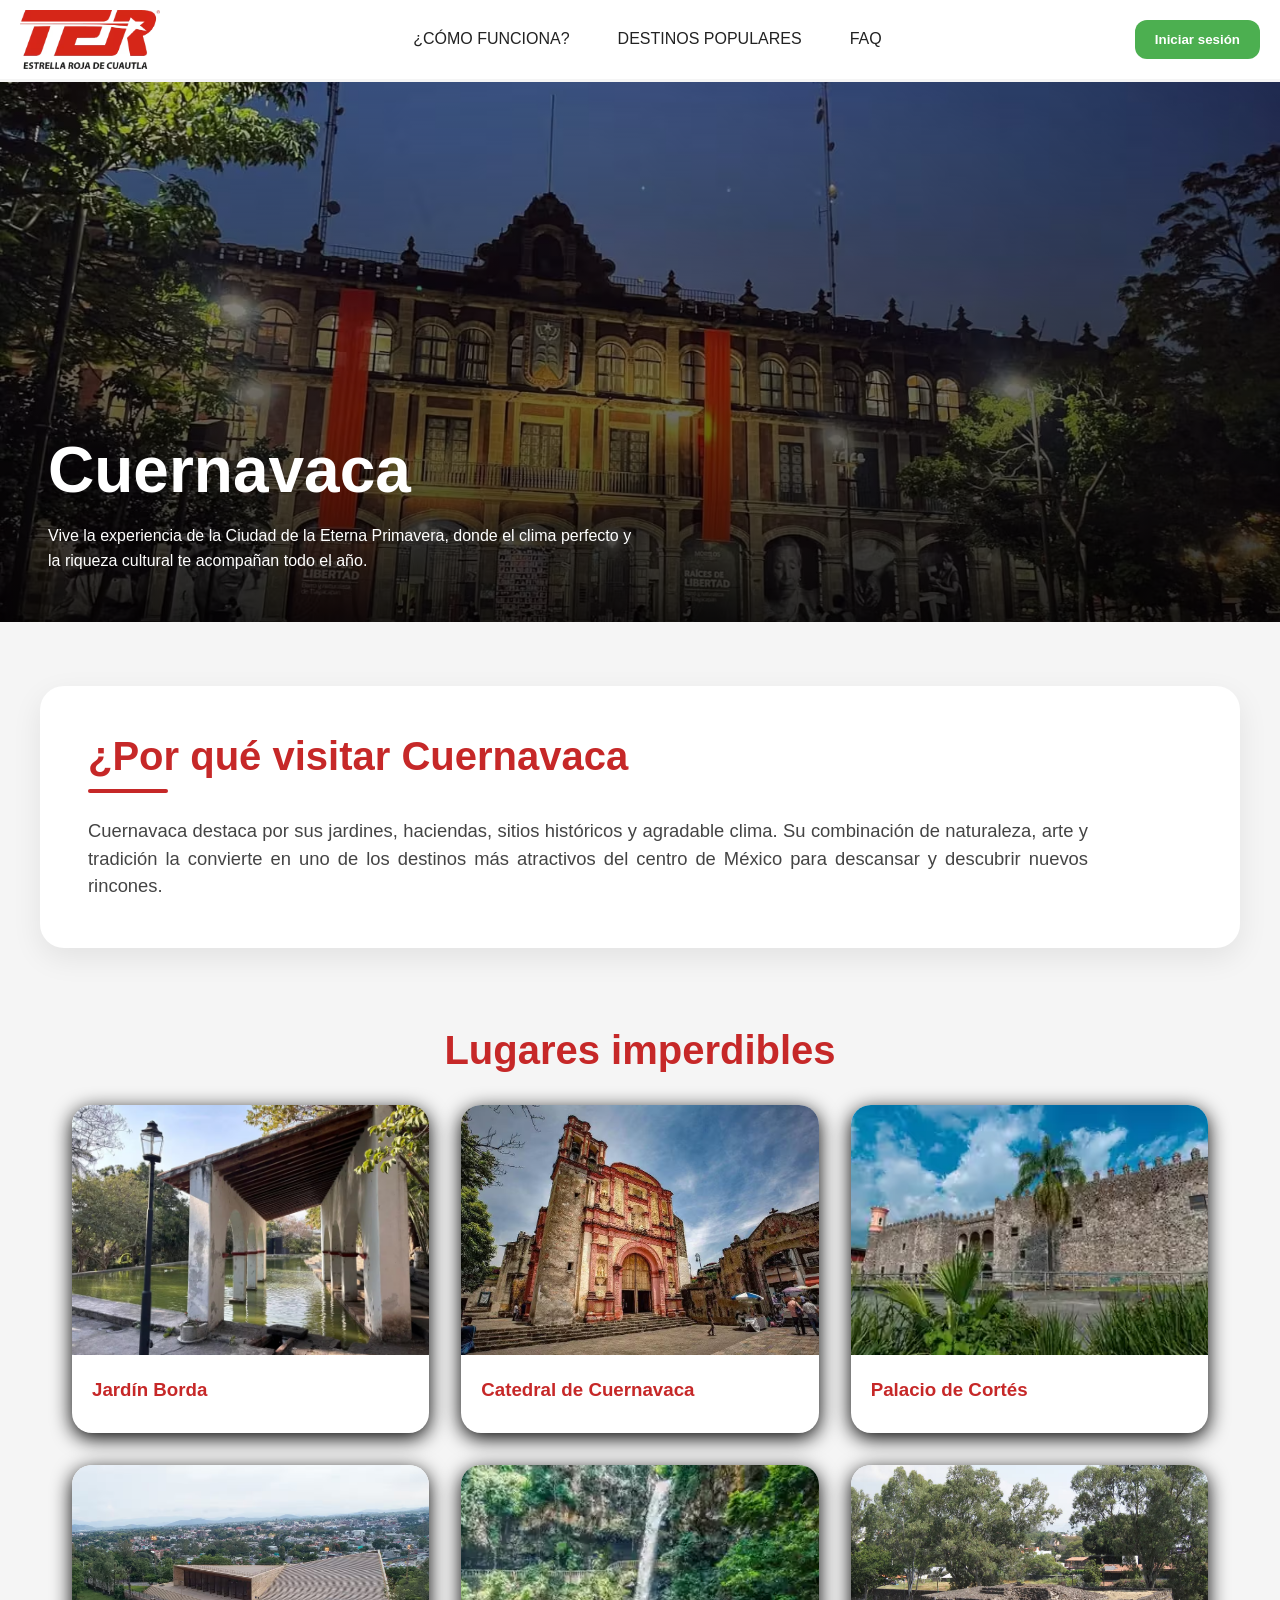
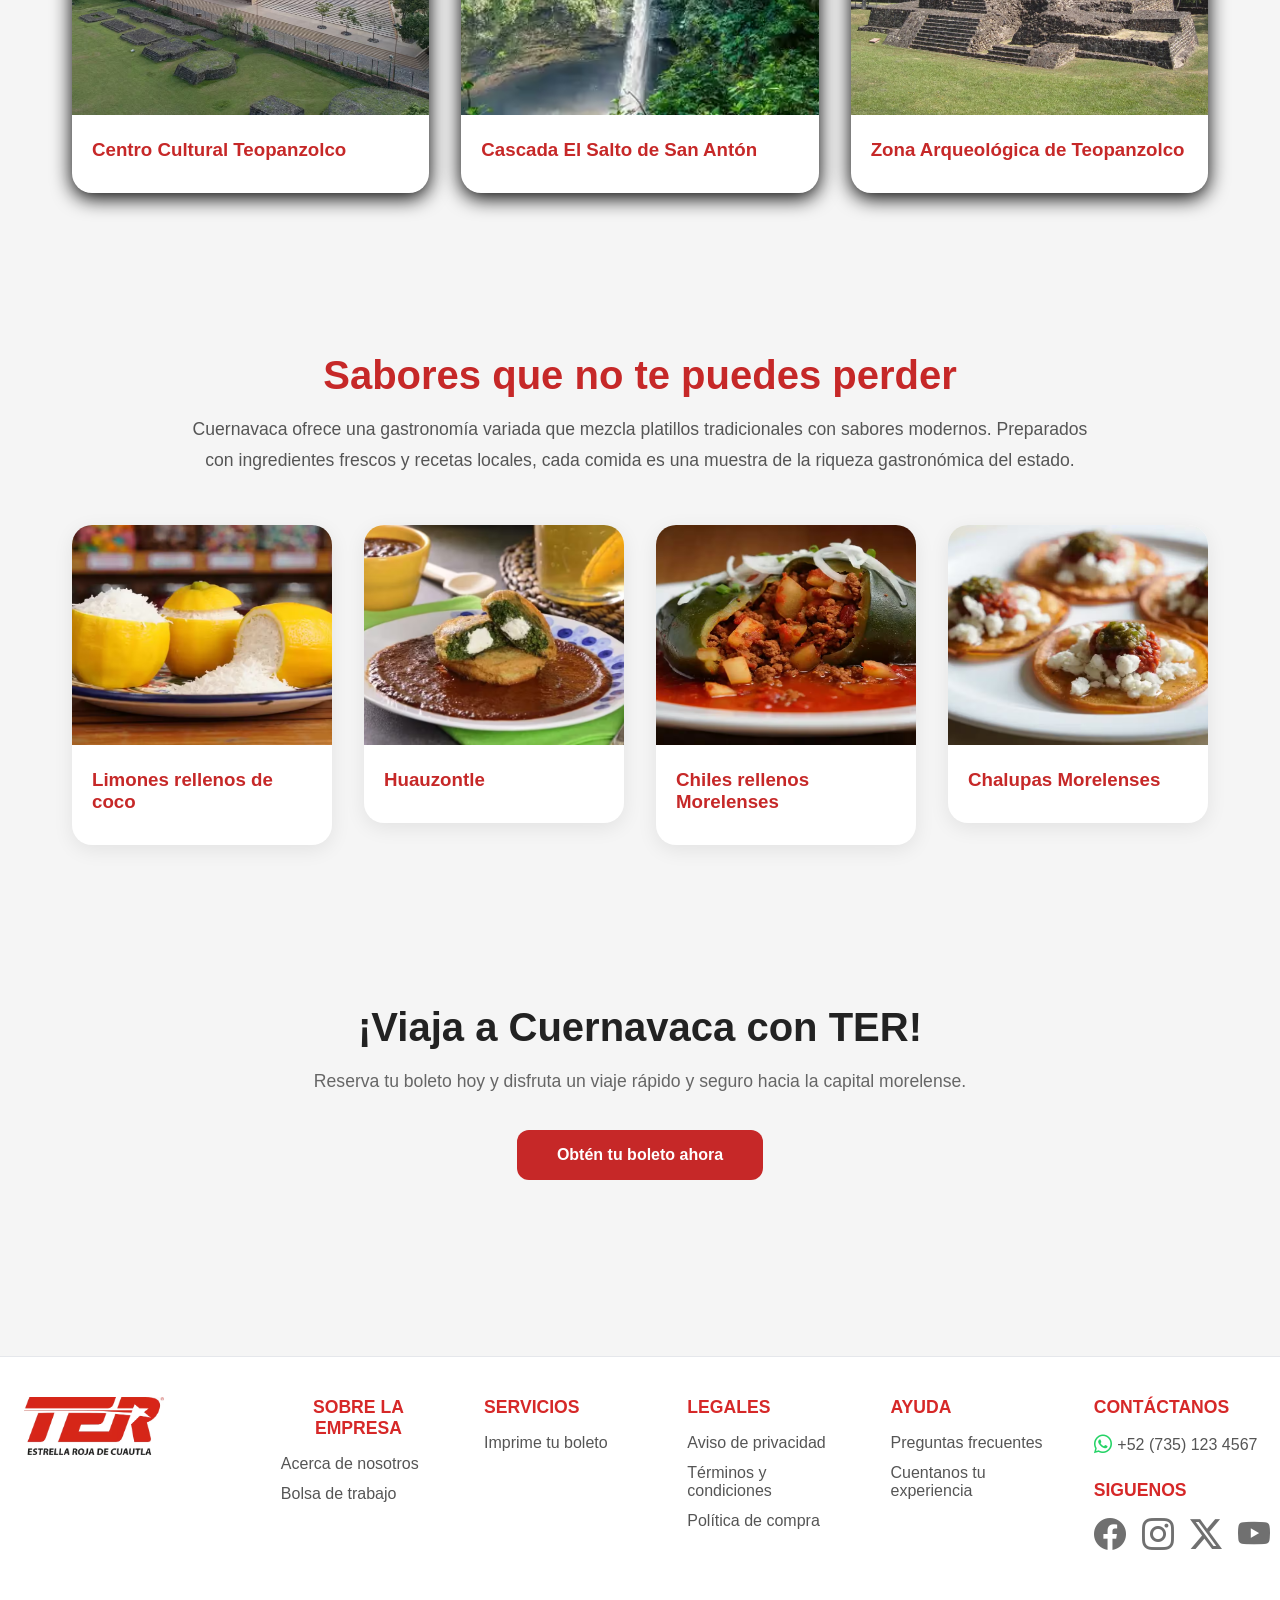
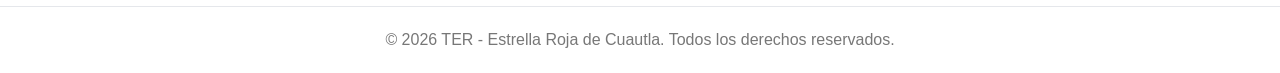
<file: places/cuernavaca.html>
<!DOCTYPE html>
<html lang="es">
<head>
    <meta charset="UTF-8">
    <meta name="viewport" content="width=device-width, initial-scale=1.0">
    <title>Viaja a Cuernavaca, Mor. en Autobús | TER</title>
    <link rel="stylesheet" href="https://cdn.jsdelivr.net/npm/bootstrap-icons@1.13.1/font/bootstrap-icons.min.css"> 
    <link rel="stylesheet" href="/places/destinations.css">
</head>
<body>
    <!-- SECCIÓN BARRA DE OPCIONES -->
    <section id="inicio">
        <div class="contenido">
            <header>
                <div class="contenido-header">

                    <a href="/index.html" class="logo">
                        <img class="logo-main" src="/assets/logo_ter.avif" alt="TER Logo">
                    </a>

                    <nav id="nav">
                        <div class="cerrar-menu" onclick="responsiveMenu()">
                            <i class="bi bi-x-lg"></i>
                        </div>

                        <ul id="links">
                            <li><a href="#" onclick="seleccionar(this)">¿CÓMO FUNCIONA?</a></li>
                            <li><a href="#" onclick="seleccionar(this)">DESTINOS POPULARES</a></li>
                            <li><a href="#faq" onclick="seleccionar(this)">FAQ</a></l>
                        </ul>

                        <!-- Desktop -->
                        <button class="login-btn-mobile">
                            Iniciar sesión
                        </button>
                    </nav>

                    <!-- Mobile -->
                    <button class="login-btn">
                        Iniciar sesión
                    </button>
                    <!-- Icono del menu responsive -->
                    <div id="icono-nav" onclick="responsiveMenu()">
                        <i class="bi bi-list"></i>
                    </div>
                </div>
            </header>
        </div>
    </section>

    <!-- HERO -->
    <section class="hero">
        <img src="/assets/cuernavaca/cuernavaca-banner.avif" alt="Cuernavaca">
        <div class="hero-overlay">
            <h1>Cuernavaca</h1>
            <p>Vive la experiencia de la Ciudad de la Eterna Primavera, donde el clima perfecto y la riqueza cultural te acompañan todo el año.</p>
        </div>
    </section>

    <!-- INFORMACIÓN -->
    <section class="destination-info">
        <h2>¿Por qué visitar Cuernavaca</h2>
        <p>
            Cuernavaca destaca por sus jardines, haciendas, sitios históricos y agradable clima. Su combinación de naturaleza, arte y tradición la convierte 
            en uno de los destinos más atractivos del centro de México para descansar y descubrir nuevos rincones.
        </p>
    </section>

    <!-- LUGARES -->
    <section class="places">
        <h2>Lugares imperdibles</h2>
        <div class="places-grid">
            <div class="place-card">
                <img src="/assets/cuernavaca/jardin-borda.avif" alt="Jardín Borda">
                <div class="place-card-content">
                    <h3>Jardín Borda</h3>
                    <article>
                        <p>
                            Un histórico jardín del siglo XVIII que combina arquitectura colonial, estanques y amplias áreas verdes. Un espacio ideal para disfrutar de la 
                            tranquilidad y conocer parte del legado cultural de Cuernavaca.
                        </p>
                    </article>
                </div>
            </div>

            <div class="place-card">
                <img src="/assets/cuernavaca/catedral-cuernavaca.avif" alt="Catedral de Cuernavaca">
                <div class="place-card-content">
                    <h3>Catedral de Cuernavaca</h3>
                    <article>
                        <p>
                            Declarada Patrimonio de la Humanidad, destaca por su historia, su arquitectura colonial y los murales que narran la llegada de los primeros misioneros a la región.
                        </p>
                    </article>
                </div>
            </div>

            <div class="place-card">
                <img src="/assets/cuernavaca/palacio-cortes.avif" alt="Palacio de Cortés">
                <div class="place-card-content">
                    <h3>Palacio de Cortés</h3>
                    <article>
                        <p>
                            Uno de los edificios civiles más antiguos de México. Actualmente alberga exposiciones históricas y ofrece una mirada al pasado colonial de Cuernavaca.
                        </p>
                    </article>
                </div>                
            </div>

            <div class="place-card">
                <img src="/assets/cuernavaca/cc-teopanzolco.avif" alt="Centro Cultural Teopanzolco">
                <div class="place-card-content">
                    <h3>Centro Cultural Teopanzolco</h3>
                    <article>
                        <p>
                            Un moderno recinto cultural que combina arquitectura contemporánea con el entorno arqueológico de Teopanzolco. Un espacio dedicado al arte, la música y la cultura.
                        </p>
                    </article>
                </div>
            </div>

            <div class="place-card">
                <img src="/assets/cuernavaca/cascada-san-anton.avif" alt="Cascada El Salto de San Antón">
                <div class="place-card-content">
                    <h3>Cascada El Salto de San Antón</h3>
                    <article>
                        <p>
                            Esta cascada esta rodeada de exuberante vegetación, ofrece una experiencia sensorial única. Los visitantes pueden escuchar el sonido del agua al caer, 
                            sentir la frescura del ambiente y admirar la belleza del paisaje.
                        </p>
                    </article>
                </div>
            </div>

            <div class="place-card">
                <img src="/assets/cuernavaca/za-teopanzolco.avif" alt="Zona Arqueológica de Teopanzolco">
                <div class="place-card-content">
                    <h3>Zona Arqueológica de Teopanzolco</h3>
                    <article>
                        <p>
                            Un importante sitio arqueológico de origen prehispánico que conserva vestigios de la cultura tlahuica. Un lugar perfecto para conocer la historia ancestral de Morelos.
                        </p>
                    </article>
                </div>
            </div>
        </div>
    </section>

    <!-- GASTRONOMÍA -->
    <section class="gastronomy">
        <div class="container">
            <h2>Sabores que no te puedes perder</h2>
            <p class="gastronomy-description">
                Cuernavaca ofrece una gastronomía variada que mezcla platillos tradicionales con sabores modernos. Preparados con ingredientes 
                frescos y recetas locales, cada comida es una muestra de la riqueza gastronómica del estado.
            </p>


            <div class="gastronomy-grid">
                <div class="food-card">
                    <img src="/assets/cuernavaca/limones-rellenos-coco.avif" alt="Limones rellenos de coco">
                    <div class="food-card-content">
                        <h3>Limones rellenos de coco</h3>
                        <article>
                            <p>
                                Conocidos por su combinación refrescante de acidez cítrica y dulzor del coco. Este dulce artesanal es parte de la herencia gastronómica 
                                de la región y suele encontrarse en mercados, ferias y dulcerías tradicionales.
                            </p>
                        </article>
                    </div>
                </div>

                <div class="food-card">
                    <img src="/assets/cuernavaca/huauzontle.avif" alt="Huauzontle">
                    <div class="food-card-content">
                        <h3>Huauzontle</h3>
                        <article>
                            <p>
                                Plato tradicional de la cocina morelense, es una planta prehispánica rica en nutrientes. Generalmente se prepara capeado y 
                                y relleno de queso, ofreciendo un sabor único que refleja la herencia gastronómica y las tradiciones culinarias de Morelos.
                            </p>
                        </article>
                    </div>
                </div>

                <div class="food-card">
                    <img src="/assets/cuernavaca/chiles-rellenos.avif" alt="Chiles rellenos Morelenses">
                    <div class="food-card-content">
                        <h3>Chiles rellenos Morelenses</h3>
                        <article>
                            <p>
                                Son una deliciosa variante de este platillo clásico mexicano, pero con ingredientes y técnicas propias del 
                                estado de Morelos. A diferencia de otras versiones (como los poblanos o los norteños), los de Morelos destacan
                                por su relleno de picadillo dulce-salado y su salsa de jitomate.
                            </p>
                        </article>
                    </div>
                </div>

                <div class="food-card">
                    <img src="/assets/cuernavaca/chalupas-morelenses.avif" alt="Chalupas Morelenses">
                    <div class="food-card-content">
                        <h3>Chalupas Morelenses</h3>
                        <article>
                            <p>
                                Un clásico de la cocina callejera de Cuernavaca, pequeñas tortillas crujientes cubiertas con salsa roja o verde, cebolla picada y queso fresco. 
                                Un bocado perfecto para disfrutar en cualquier momento del día.
                            </p>
                        </article>
                    </div>
                </div>
            </div>
        </div>
    </section>

    <!-- CTA -->
    <section class="cta">
        <h2>¡Viaja a Cuernavaca con TER!</h2>
        <p>Reserva tu boleto hoy y disfruta un viaje rápido y seguro hacia la capital morelense.</p>
        <a href="/index.html" class="btn-buy">Obtén tu boleto ahora</a>
    </section>

    <!-- FOOTER -->
    <footer class="footer">
        <div class="footer-column footer-grid">
            <!-- Logo -->
            <div class="footer-brand">
                <img src="/assets/logo_ter.avif" alt="TER Logo">
            </div>

            <!-- Empresa -->
            <div class="footer-accordion">
                <button class="footer-toggle">
                    SOBRE LA EMPRESA
                    <i class="bi bi-chevron-down"></i>
                </button>
                <div class="footer-content">
                    <a href="#">Acerca de nosotros</a>
                    <a href="#">Bolsa de trabajo</a>
                </div>
            </div>

            <!-- Servicios -->
            <div class="footer-accordion">
                <button class="footer-toggle">
                    SERVICIOS
                    <i class="bi bi-chevron-down"></i>
                </button>
                <div class="footer-content">
                    <a href="#">Imprime tu boleto</a>
                </div>
            </div>

            <!-- Legales --> 
            <div class="footer-accordion">
                <button class="footer-toggle">
                    LEGALES
                    <i class="bi bi-chevron-down"></i>
                </button>
                <div class="footer-content">
                    <a href="#">Aviso de privacidad</a>
                    <a href="#">Términos y condiciones</a>
                    <a href="#">Política de compra</a>
                </div>
            </div>

            <!-- Ayuda -->
            <div class="footer-accordion">
                <button class="footer-toggle">
                    AYUDA
                    <i class="bi bi-chevron-down"></i>
                </button>
                <div class="footer-content">
                    <a href="#faq">Preguntas frecuentes</a>
                    <a href="#">Cuentanos tu experiencia</a>
                </div>
            </div>

            <!-- Contacto -->
            <div>
                <h4>CONTÁCTANOS</h4>

                <div class="footer-contact">
                    <i class="bi bi-whatsapp"></i>
                    <span>+52 (735) 123 4567</span>
                </div>

                <h4 style="margin-top:1.5rem;">SIGUENOS</h4>

                <div class="footer-social">
                    <a href="#"><i class="bi bi-facebook"></i></a>
                    <a href="#"><i class="bi bi-instagram"></i></a>
                    <a href="#"><i class="bi bi-twitter-x"></i></a>
                    <a href="#"><i class="bi bi-youtube"></i></a>
                </div>
            </div>
        </div>

        <div class="footer-bottom">
            <p>© 2026 TER - Estrella Roja de Cuautla. Todos los derechos reservados.</p>
        </div>
    </footer>

    <script src="/places/destinations.js"></script>
</body>
</html>
</file>
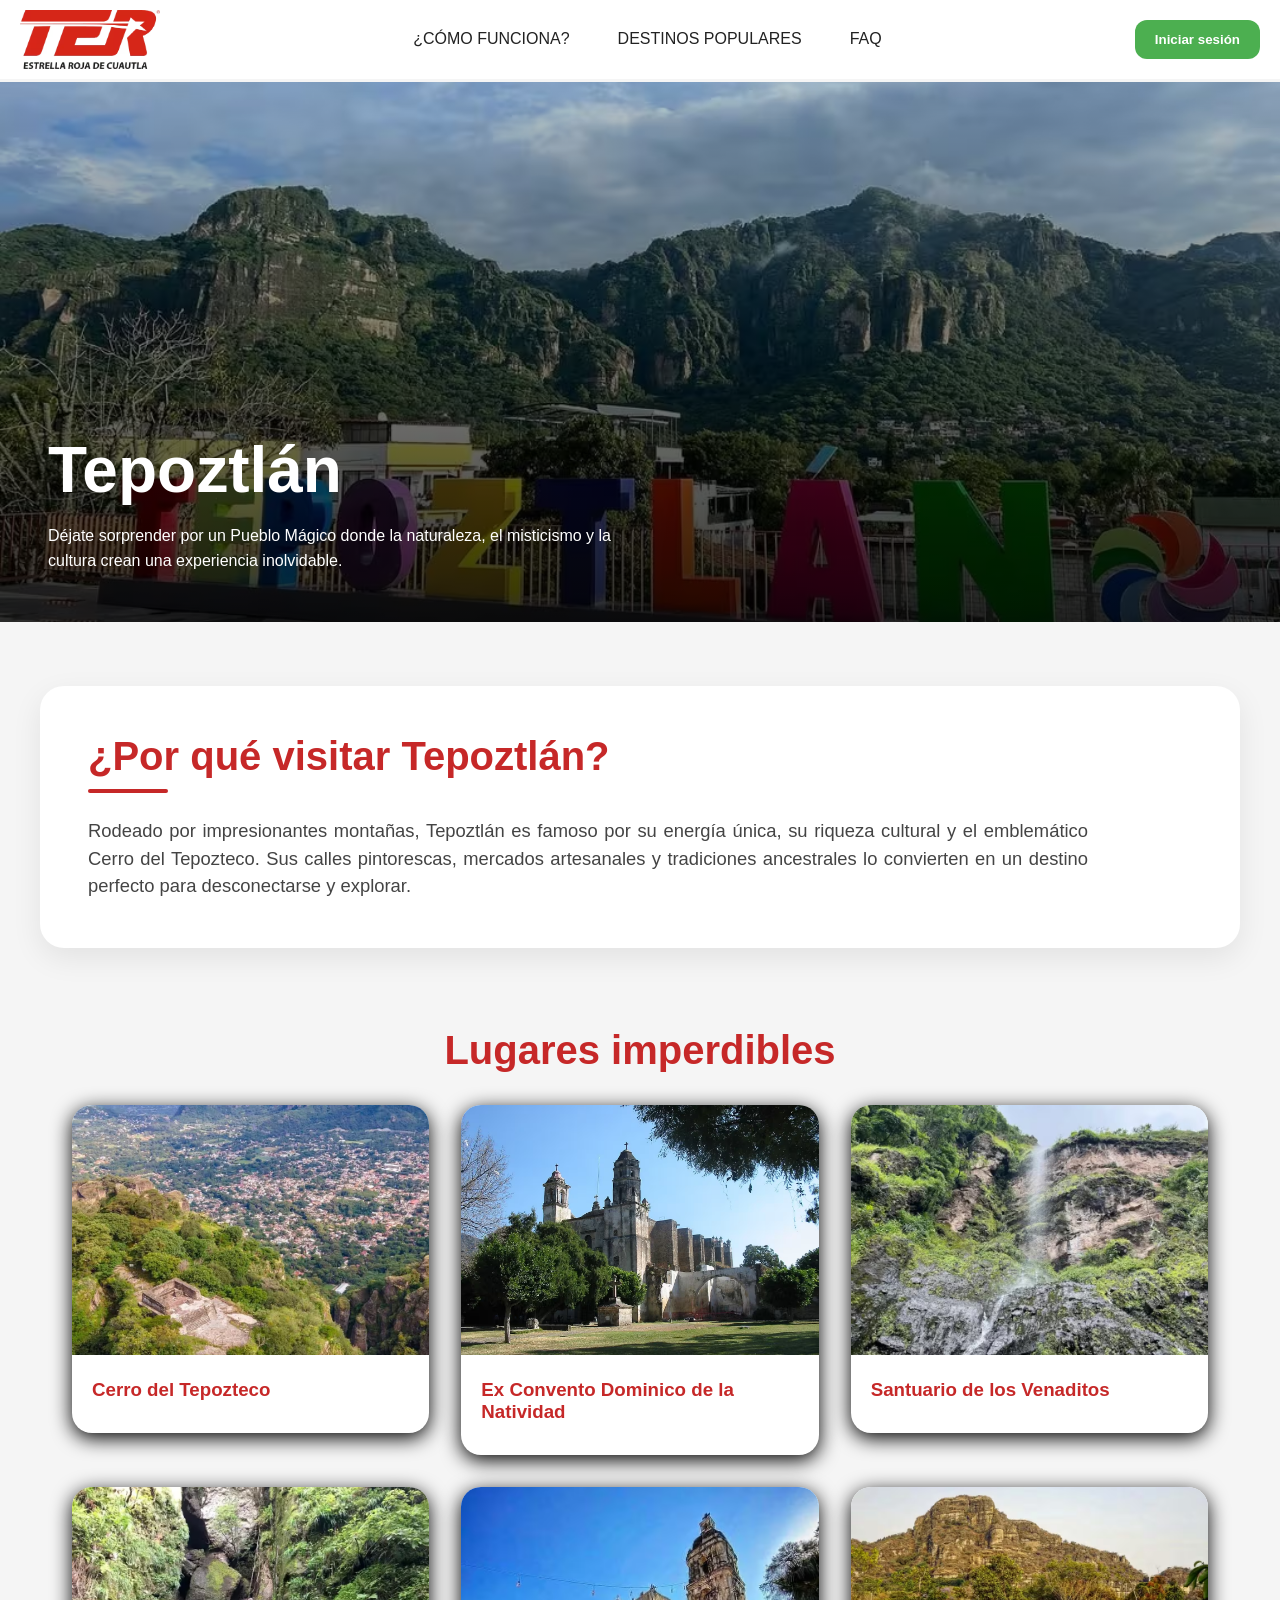
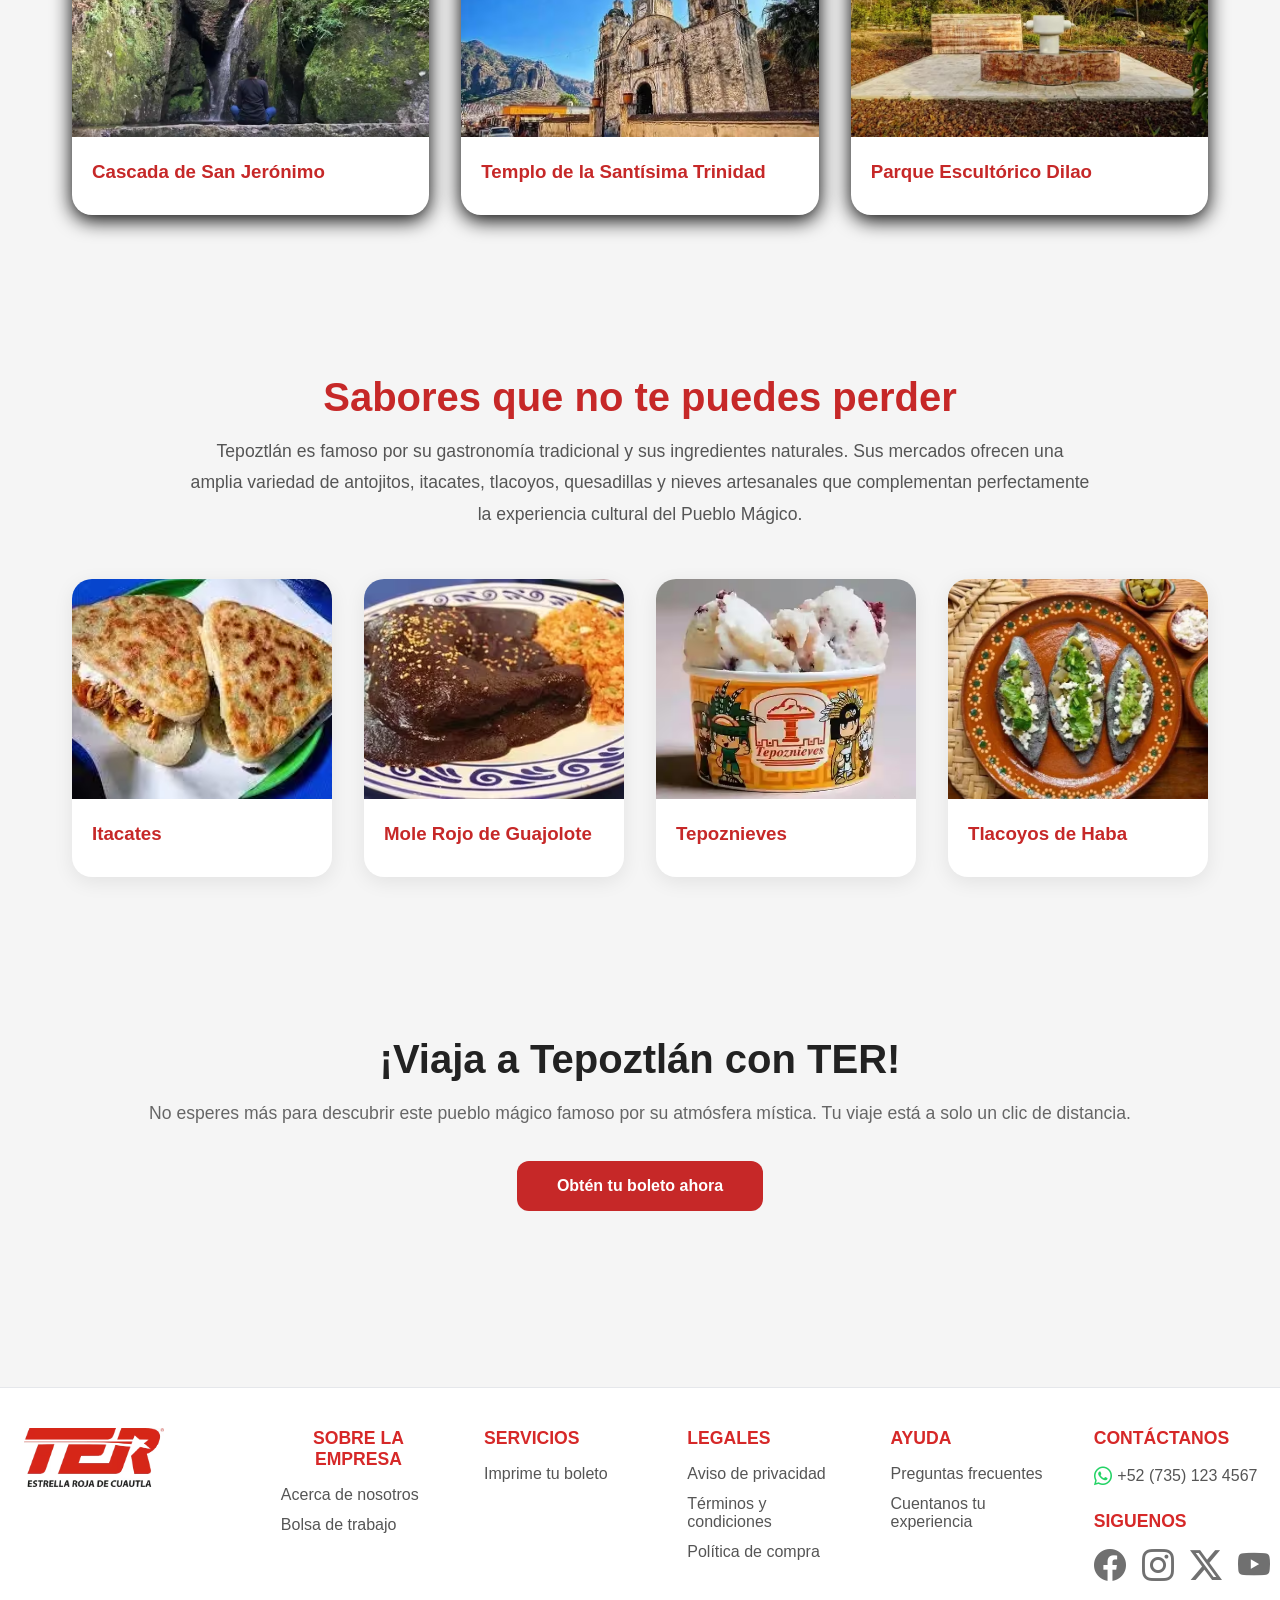
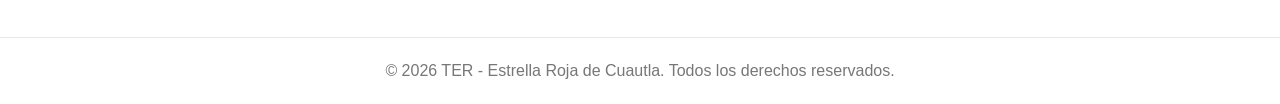
<file: places/tepoztlan.html>
<!DOCTYPE html>
<html lang="es">
<head>
    <meta charset="UTF-8">
    <meta name="viewport" content="width=device-width, initial-scale=1.0">
    <title>Viaja a Tepoztlán, Mor. en Autobús | TER</title>
    <link rel="stylesheet" href="https://cdn.jsdelivr.net/npm/bootstrap-icons@1.13.1/font/bootstrap-icons.min.css"> 
    <link rel="stylesheet" href="/places/destinations.css">
</head>
<body>
    <!-- SECCIÓN BARRA DE OPCIONES -->
    <section id="inicio">
        <div class="contenido">
            <header>
                <div class="contenido-header">

                    <a href="/index.html" class="logo">
                        <img class="logo-main" src="/assets/logo_ter.avif" alt="TER Logo">
                    </a>

                    <nav id="nav">
                        <div class="cerrar-menu" onclick="responsiveMenu()">
                            <i class="bi bi-x-lg"></i>
                        </div>

                        <ul id="links">
                            <li><a href="#" onclick="seleccionar(this)">¿CÓMO FUNCIONA?</a></li>
                            <li><a href="#" onclick="seleccionar(this)">DESTINOS POPULARES</a></li>
                            <li><a href="#faq" onclick="seleccionar(this)">FAQ</a></l>
                        </ul>

                        <!-- Desktop -->
                        <button class="login-btn-mobile">
                            Iniciar sesión
                        </button>
                    </nav>

                    <!-- Mobile -->
                    <button class="login-btn">
                        Iniciar sesión
                    </button>
                    <!-- Icono del menu responsive -->
                    <div id="icono-nav" onclick="responsiveMenu()">
                        <i class="bi bi-list"></i>
                    </div>
                </div>
            </header>
        </div>
    </section>

    <!-- HERO -->
    <section class="hero">
        <img src="/assets/tepoztlan/tepoztlan-banner.avif" alt="Tepoztlán">
        <div class="hero-overlay">
            <h1>Tepoztlán</h1>
            <p>Déjate sorprender por un Pueblo Mágico donde la naturaleza, el misticismo y la cultura crean una experiencia inolvidable.</p>
        </div>
    </section>

    <!-- INFORMACIÓN -->
    <section class="destination-info">
        <h2>¿Por qué visitar Tepoztlán?</h2>
        <p>
            Rodeado por impresionantes montañas, Tepoztlán es famoso por su energía única, su riqueza cultural y el emblemático Cerro del Tepozteco. 
            Sus calles pintorescas, mercados artesanales y tradiciones ancestrales lo convierten en un destino perfecto para desconectarse y explorar.
        </p>
    </section>

    <!-- LUGARES -->
    <section class="places">
        <h2>Lugares imperdibles</h2>
        <div class="places-grid">
            <div class="place-card">
                <img src="/assets/tepoztlan/cerro-tepozteco.avif" alt="Cerro del Tepozteco">
                <div class="place-card-content">
                    <h3>Cerro del Tepozteco</h3>
                    <article>
                        <p>
                            Un emblemático sitio arqueológico y natural que ofrece impresionantes vistas panorámicas de Tepoztlán. Ideal para los amantes del senderismo, 
                            la aventura y la historia prehispánica.
                        </p>
                    </article>
                </div>
            </div>

            <div class="place-card">
                <img src="/assets/tepoztlan/ex-convento-dominico-natividad.avif" alt="Ex Convento Dominico de la Natividad">
                <div class="place-card-content">
                    <h3>Ex Convento Dominico de la Natividad</h3>
                    <article>
                        <p>
                            Una joya arquitectónica del siglo XVI declarada Patrimonio de la Humanidad. Descubre su historia, arte religioso y la esencia cultural que ha definido
                            a Tepoztlán por generaciones.
                        </p>
                    </article>
                </div>
            </div>

            <div class="place-card">
                <img src="/assets/tepoztlan/santuario-venaditos.avif" alt="lSantuario de los Venaditos">
                <div class="place-card-content">
                    <h3>Santuario de los Venaditos</h3>
                    <article>
                        <p>
                            Un rincón natural rodeado de vegetación y tranquilidad, perfecto para disfrutar de un ambiente sereno y conectar con la riqueza paisajística de Tepoztlán.
                        </p>
                    </article>
                </div>
            </div>

            <div class="place-card">
                <img src="/assets/tepoztlan/cascada-san-jeronimo.avif" alt="Cascada de San Jerónimo">
                <div class="place-card-content">
                    <h3>Cascada de San Jerónimo</h3>
                    <article>
                        <p>
                            Un espectacular refugio natural escondido entre montañas y exuberante vegetación. Sus aguas y paisajes la convierten en un destino ideal para los 
                            amantes de la naturaleza y la aventura.
                        </p>
                    </article>
                </div>
            </div>

            <div class="place-card">
                <img src="/assets/tepoztlan/templo-santisima-trinidad.avif" alt="Templo de la Santísima Trinidad">
                <div class="place-card-content">
                    <h3>Templo de la Santísima Trinidad</h3>
                    <article>
                        <p>
                            Un histórico templo que destaca por su arquitectura colonial y su entorno montañoso. Un lugar lleno de tradición, espiritualidad y encanto local.
                        </p>
                    </article>
                </div>
            </div>

            <div class="place-card">
                <img src="/assets/tepoztlan/parque-dilao.avif" alt="Parque Escultórico Dilao">
                <div class="place-card-content">
                    <h3>Parque Escultórico Dilao</h3>
                    <article>
                        <p>
                            Un espacio artístico al aire libre donde el arte contemporáneo y la naturaleza se fusionan, ofreciendo una experiencia diferente en uno de los
                            paisajes más representativos de Tepoztlán.
                        </p>
                    </article>
                </div>
            </div>
        </div>
    </section>

    <!-- GASTRONOMÍA -->
    <section class="gastronomy">
        <div class="container">
            <h2>Sabores que no te puedes perder</h2>
            <p class="gastronomy-description">
                Tepoztlán es famoso por su gastronomía tradicional y sus ingredientes naturales. Sus mercados ofrecen una amplia variedad de antojitos, itacates, 
                tlacoyos, quesadillas y nieves artesanales que complementan perfectamente la experiencia cultural del Pueblo Mágico.
            </p>

            <div class="gastronomy-grid">
                <div class="food-card">
                    <img src="/assets/tepoztlan/itacates.avif" alt="Itacates">
                    <div class="food-card-content">
                        <h3>Itacates</h3>
                        <article>
                            <p>
                                Uno de los platillos más emblemáticos de Tepoztlán. Estas deliciosas gorditas triangulares rellenas de guisos tradicionales ofrecen una explosión 
                                de sabores que reflejan la esencia gastronómica del Pueblo Mágico.
                            </p>
                        </article>
                    </div>
                </div>

                <div class="food-card">
                    <img src="/assets/tepoztlan/mole-rojo-guajolote.avif" alt="Mole Rojo de Guajolote">
                    <div class="food-card-content">
                        <h3>Mole Rojo de Guajolote</h3>
                        <article>
                            <p>
                                Una receta tradicional preparada con una rica mezcla de chiles y especias que acompañada de guajolote, creando un platillo lleno de historia, 
                                tradición y auténtico sabor morelense.
                            </p>
                        </article>
                    </div>
                </div>

                <div class="food-card">
                    <img src="/assets/tepoztlan/tepoznieves.avif" alt="Tepoznieve">
                    <div class="food-card-content">
                        <h3>Tepoznieves</h3>
                        <article>
                            <p>
                                Famosas por sus sabores artesanales y originales, estas nieves son el complemento perfecto para recorrer las calles de Tepoztlán y 
                                disfrutar de un refrescante toque dulce.
                            </p>
                        </article>
                    </div>
                </div>

                <div class="food-card">
                    <img src="/assets/tepoztlan/tlacoyos-haba.avif" alt="Tlacoyos de Haba">
                    <div class="food-card-content">
                        <h3>Tlacoyos de Haba</h3>
                        <article>
                            <p>
                                Elaborados con masa de maíz y rellenos de haba sazonada, los tlacoyos son una de las expresiones más auténticas de la cocina mexicana, 
                                ideales para disfrutar de la tradición culinaria de Tepoztlán.
                            </p>
                        </article>
                    </div>
                </div>
            </div>
        </div>
    </section>

    <!-- CTA -->
    <section class="cta">
        <h2>¡Viaja a Tepoztlán con TER!</h2>
        <p>No esperes más para descubrir este pueblo mágico famoso por su atmósfera mística. Tu viaje está a solo un clic de distancia.</p>
        <a href="/index.html" class="btn-buy">Obtén tu boleto ahora</a>
    </section>

    <!-- FOOTER -->
    <footer class="footer">
        <div class="footer-column footer-grid">
            <!-- Logo -->
            <div class="footer-brand">
                <img src="/assets/logo_ter.avif" alt="TER Logo">
            </div>

            <!-- Empresa -->
            <div class="footer-accordion">
                <button class="footer-toggle">
                    SOBRE LA EMPRESA
                    <i class="bi bi-chevron-down"></i>
                </button>
                <div class="footer-content">
                    <a href="#">Acerca de nosotros</a>
                    <a href="#">Bolsa de trabajo</a>
                </div>
            </div>

            <!-- Servicios -->
            <div class="footer-accordion">
                <button class="footer-toggle">
                    SERVICIOS
                    <i class="bi bi-chevron-down"></i>
                </button>
                <div class="footer-content">
                    <a href="#">Imprime tu boleto</a>
                </div>
            </div>

            <!-- Legales --> 
            <div class="footer-accordion">
                <button class="footer-toggle">
                    LEGALES
                    <i class="bi bi-chevron-down"></i>
                </button>
                <div class="footer-content">
                    <a href="#">Aviso de privacidad</a>
                    <a href="#">Términos y condiciones</a>
                    <a href="#">Política de compra</a>
                </div>
            </div>

            <!-- Ayuda -->
            <div class="footer-accordion">
                <button class="footer-toggle">
                    AYUDA
                    <i class="bi bi-chevron-down"></i>
                </button>
                <div class="footer-content">
                    <a href="#faq">Preguntas frecuentes</a>
                    <a href="#">Cuentanos tu experiencia</a>
                </div>
            </div>

            <!-- Contacto -->
            <div>
                <h4>CONTÁCTANOS</h4>

                <div class="footer-contact">
                    <i class="bi bi-whatsapp"></i>
                    <span>+52 (735) 123 4567</span>
                </div>

                <h4 style="margin-top:1.5rem;">SIGUENOS</h4>

                <div class="footer-social">
                    <a href="#"><i class="bi bi-facebook"></i></a>
                    <a href="#"><i class="bi bi-instagram"></i></a>
                    <a href="#"><i class="bi bi-twitter-x"></i></a>
                    <a href="#"><i class="bi bi-youtube"></i></a>
                </div>
            </div>
        </div>

        <div class="footer-bottom">
            <p>© 2026 TER - Estrella Roja de Cuautla. Todos los derechos reservados.</p>
        </div>
    </footer>

    <script src="/places/destinations.js"></script>
</body>
</html>
</file>
<file: styles.css>
/* =========================
  RESET & BASE
========================= */
*{
  margin:0;
  padding:0;
  box-sizing:border-box;
  font-family:'Inter',sans-serif;
}

body{
  background:#f5f5f5;
  color:#212121;
  overflow-x:hidden;
}

html{
  scroll-behavior:smooth;
}

a{
  text-decoration:none;
  color:inherit;
}

ul{
  list-style:none;
}

/* =========================
  UTILITIES
========================= */
.container{
  width: min(1200px, 90%);
  margin: auto;
}

/* =========================
  HEADER / NAVIGATION
========================= */
#inicio .contenido header {
    background-color: #fff;
    position: fixed;
    width: 100%;
    z-index: 100;
    top: 0;
}

#inicio .contenido header .contenido-header {
    max-width: 1400px;
    margin: auto;
    display: flex;
    justify-content: space-between;
    align-items: center;
    padding: 10px 20px;
}

#icono-nav{
  display:none;
  font-size:2rem;
  cursor:pointer;
  color:#C62828;
}

#inicio .contenido header .contenido-header nav{
  margin-left:auto;
  margin-right:auto;
}

#inicio .contenido header .contenido-header nav ul {
    list-style: none;
    display: flex;
    align-items: center;
    gap:3rem;
}

#inicio .contenido header .contenido-header nav ul li a {
    text-decoration: none;
    color: #222;
    font-weight: 400;
    transition: .5s;
    display: flex;
    align-items: center;
    justify-content: center;
    text-align: center;
    position: relative;
}

#inicio .contenido header .contenido-header nav ul li a::after{
  content:"";
  position:absolute;
  left:0;
  bottom:-8px;
  width:100%;
  height:2px;
  background:#D62828;
  transform:scaleX(0);
  transform-origin:center;
  transition:transform .35s ease;
}

#inicio .contenido header .contenido-header nav ul li a:hover{
  color:#D62828;
}

#inicio .contenido header .contenido-header nav ul li a:hover::after {
  transform:scaleX(1);
}

#inicio .contenido header .contenido-header .seleccionado {
  color: #D62828;
}

#inicio .contenido header .contenido-header .seleccionado::after{
  transform:scaleX(1);
}

.logo{
  display: flex;
  flex-direction: column;
  align-items: flex-start;
}

.logo-main{
  width: 140px;
  object-fit: contain;
}

.login-btn{
  background:#4CAF50;
  color:white;
  border:none;
  padding:12px 20px;
  border-radius:12px;
  cursor:pointer;
  font-weight:600;
  transition:0.3s;
}

.login-btn:hover{
  transform:translateY(-2px);
  box-shadow:0 10px 20px rgba(76,175,80,0.3);
}

.cerrar-menu {
    position: absolute;
    top: 20px;
    right: 20px;
    display: none;
    color: #C62828;
    font-size:2rem;
    cursor: pointer;
    transition: 0.3s ease;
}

.cerrar-menu:hover {
    color: #C62828;
    transform: rotate(90deg);
}

.login-btn-mobile{
  display:none;
}

/* =========================
  HERO
========================= */
.hero{
  position:relative;
  min-height:90vh;
  overflow:visible;
}

/* Slider */
.hero-slider{
  position:absolute;
  inset:0;
  overflow:hidden;
}

.hero-slide{
  position:absolute;
  inset:0;
  opacity:0;
  transition:opacity 1s ease;
}

.hero-slide.active{
  opacity:1;
}

.hero-slide img{
  width:100%;
  height:100%;
  object-fit:cover;
}

/* Overlay */
.hero-overlay{
  position:absolute;
  inset:0;
  background:linear-gradient(rgba(0,0,0,.55),rgba(0,0,0,.35));
  display:flex;
  align-items:center;
  padding-bottom:100px;
}

/* Contenido */
.hero-content{
  max-width:700px;
  color:white;
}

.hero-badge{
  display:inline-block;
  padding:.6rem 1.2rem;
  border-radius:999px;
  background:rgba(255,255,255,.12);
  backdrop-filter:blur(10px);
  margin-bottom:1.5rem;
}

.hero-content h1{
  font-size:4rem;
  line-height:1.1;
  margin-bottom:1.5rem;
}

.hero-content p{
  font-size:1.15rem;
  line-height:1.8;
  max-width:600px;
}

/* Dots */
.hero-dots{
  position:absolute;
  bottom:15px;
  left:50%;
  transform:translateX(-50%);
  display:flex;
  gap:.75rem;
  z-index:5;
}

.hero-dots span{
  width:12px;
  height:12px;
  border-radius:50%;
  background:rgba(255,255,255,.45);
}

.hero-dots span.active{
  background:white;
}

/* =========================
  SEARCH CARD
========================= */
/* Buscador */
.search-card{
  position:absolute;
  left:50%;
  bottom:50px;
  transform:translateX(-50%);
  width:min(1200px,90%);
  background:rgba(255,255,255,.95);
  backdrop-filter:blur(18px);
  border-radius:32px;
  padding:2rem;
  box-shadow: 0 25px 60px rgba(0,0,0,.18);
  z-index:10;
  animation:floatCard 4s ease-in-out infinite;
}

@keyframes floatCard{
    50%{
        transform:
        translateX(-50%)
        translateY(-5px);
    }
}

/* Grid */
.search-grid{
  display:grid;
  grid-template-columns:1fr auto 1fr 1fr 1fr auto;
  gap:1rem;
  align-items:end;
}

/* Boxes */
.search-box{
  display:flex;
  flex-direction:column;
  gap:.5rem;
}

.search-box label{
  font-weight:600;
  color:#555;
}

/* Inputs */
.search-field{
  border:none;
  background:#f5f5f5;
  height:70px;
  border-radius:22px;
  padding:0 1.25rem;
  display:flex;
  align-items:center;
  gap:.85rem;
  font-size:1rem;
  color:#444;
  cursor:pointer;
  transition:.3s;
}

.search-field:hover{
  background:#eeeeee;
}

/* Iconos */
.search-field i{
  color:#C62828;
  font-size:1.2rem;
}

/* Botón Intercambiar */
.swap-btn{
  width:55px;
  height:55px;
  border:none;
  border-radius:18px;
  background:#C62828;
  color:white;
  cursor:pointer;
  transition:.3s;
}

.swap-btn:hover{
  transform:rotate(180deg);
}

.swap-btn.swapping{
  animation: swapRotate .4s ease;
}

@keyframes swapRotate{
  from{
    transform: rotate(0deg);
  }
  to{
    transform: rotate(360deg);
  }
}

/* Botón Buscar */
.btn-search{
  border:none;
  height:70px;
  padding:0 2rem;
  border-radius:22px;
  background:#C62828;
  color:white;
  font-weight:600;
  font-size:1rem;
  cursor:pointer;
  display:flex;
  align-items:center;
  gap:.75rem;
  transition:.3s;
}

.btn-search:hover{
  background:#b71c1c;
  transform:translateY(-3px);
}


.search-card h2{
  margin-bottom:1.5rem;
  color:#212121;
}

.input-group{
  margin-bottom:1rem;
}

.input-group label{
  display:block;
  margin-bottom:0.5rem;
  font-size:0.9rem;
  font-weight:600;
  color:#666;
}

.input-wrapper{
  display:flex;
  align-items:center;
  gap:0.8rem;
  border:1px solid #ddd;
  padding:14px 16px;
  border-radius:14px;
  transition:0.3s;
}

.input-wrapper:focus-within{
  border-color:#C62828;
  box-shadow:0 0 0 4px rgba(198,40,40,0.1);
}

.input-wrapper i{
  color:#C62828;
  font-size:1.1rem;
}

.input-wrapper input,
.input-wrapper select{
  width:100%;
  border:none;
  outline:none;
  background:transparent;
  font-size:1rem;
}

.search-btn{
  width:100%;
  border:none;
  background:#4CAF50;
  color:white;
  padding:16px;
  border-radius:14px;
  font-size:1rem;
  font-weight:600;
  cursor:pointer;
  margin-top:1rem;
  transition:0.3s;
}

.search-btn:hover{
  transform:translateY(-3px);
  box-shadow:0 15px 30px rgba(76,175,80,0.35);
}

.dropdown-container{
  position:relative;
}

.search-dropdown{
  position:absolute;
  top:calc(100% + 12px);
  left:0;
  width:100%;
  background:#fff;
  border-radius:20px;
  box-shadow:0 15px 40px rgba(0,0,0,.12);
  padding:.5rem;
  display:none;
  z-index:100;
  max-height:350px;
  overflow-y:auto;
}

.calendar-dropdown{
  width:320px;
  padding:1rem;
}

.passenger-dropdown{
  width:360px;
  padding:1rem;
}

.calendar-header{
  display:flex;
  justify-content:space-between;
  align-items:center;
  margin-bottom:1rem;
  font-weight:700;
}

.calendar-header button{
  border: none;
  background:none;
  cursor:pointer;
  font-size:1.1rem;
}

.calendar-header button:disabled{
  opacity: .35;
  cursor: not-allowed;
}

.calendar-grid{
  display:grid;
  grid-template-columns: repeat(7,1fr);
  gap:.5rem;
}

.calendar-weekday{
  text-align:center;
  font-size:.8rem;
  font-weight:700;
  color:#888;
}

.calendar-day{
  height:40px;
  border:none;
  border-radius:12px;
  background: #f5f5f5;
  cursor:pointer;
  transition:.25s;
}

.calendar-day.selected{
  background:#C62828;
  color:#fff;
}

.calendar-day.today{
  border:2px solid #C62828;
  background: #fff;
  color:#C62828;
  font-weight:700;
}

.calendar-day.disabled{
  opacity:.35;
  cursor:not-allowed;
}

.calendar-day.disabled:hover{
  background:#f5f5f5;
  color:#444;
  transform:none;
}

.calendar-day:hover{
  background:#C62828;
  color:#fff;
  transform:scale(1.05);
}

.search-dropdown.show{
  display:block;
}

.dropdown-item{
  width:100%;
  border:none;
  background:none;
  padding:1rem 1.25rem;
  text-align:left;
  border-radius:12px;
  font-size:1rem;
  cursor:pointer;
  transition:.25s;
}

.passenger-row{
  display:flex;
  justify-content:space-between;
  align-items:center;
  padding:1rem 0;
}

.passenger-row:not(:last-child){
  border-bottom:1px solid #ececec;
}

.passenger-row h4{
  font-size:1rem;
  margin-bottom:.25rem;
}

.passenger-row p{
  color:#777;
  font-size:.85rem;
}

.passenger-controls{
  display:flex;
  align-items:center;
  gap:1rem;
}

.counter-btn{
  width:36px;
  height:36px;
  border:none;
  border-radius:50%;
  background:#fff;
  border:1px solid #C62828;
  color:#C62828;
  font-size:1.3rem;
  cursor:pointer;
  transition:.25s;
}

.counter-btn:hover{
  background:#C62828;
  color:#fff;
}

.counter-value{
  width:24px;
  text-align:center;
  font-size:1.2rem;
  font-weight:700;
}

.dropdown-state{
  padding:1rem 1.25rem;
  font-size:1rem;
  font-weight:700;
  color:#C62828;
  background:#fafafa;
  border-bottom:1px solid #ececec;
}

.dropdown-letter{
  padding:.75rem 1.25rem;
  font-size:.85rem;
  font-weight:700;
  color:#777;
  background:#f5f5f5;
}

.dropdown-item:hover{
  background:#f5f5f5;
  color:#D62828;
}

/* =========================
  SECTION TITLE
========================= */
.section-title{
  text-align:center;
  margin-bottom:4rem;
}

.section-title h2{
  font-size:2.5rem;
  margin-bottom:1rem;
}

.section-title p{
  color:#666;
}

/* =========================
  PROCESS
========================= */
.process {
  background: white;
  padding: 100px 0;
}

.process .section-title h2{
  font-size: 2.8rem;
}

.process .section-title span{
  color: #C62828;
}

.steps-container{
  position: relative;
  display: flex;
  justify-content: space-between;
  align-items: flex-start;
  gap:2rem;
  margin-top:4rem;
}

.steps-line{
  position:absolute;
  top:35px;
  left:15%;
  right:15%;
  height:6px;
  background:#C62828;
  border-radius:50px;
  z-index:1;
}

.step-card{
  position: relative;
  flex: 1;
  text-align: center;
  z-index: 2;
  transition: 
    transform .3s ease,
    filter .3s ease;
}

.step-icon{
  width: 80px;
  height: 80px;
  margin: 0 auto 1.5rem;
  border-radius: 20px;
  background: #C62828;
  color: white;
  display: flex;
  align-items: center;
  justify-content: center;
  font-size: 2rem;
  box-shadow: 0 10px 25px rgba(198,40,40,.25);
  transition: 
    transform .3s ease,
    box-shadow .3s ease;
}

.step-card h3{
  margin-bottom: 1rem;
  font-size: 1.6rem;
  color: #212121;
}

.step-card p{
  color: #666;
  line-height: 1.8;
  max-width: 280px;
  margin: auto;
}

.step-card:hover .step-icon{
  transform: scale(1.08);
  box-shadow: 0 18px 35px rgba(198,40,40,.35);
}

/* =========================
  DESTINATIONS
========================= */
.destinations{
  padding:120px 0;
}

.destination-link{
  display: block;
  width: 100%;
  height: 100%;
}

.destinations-collage{
  display:grid;
  grid-template-columns:
  repeat(3,1fr);
  grid-auto-rows:260px;
  gap:1.5rem;
}

.destination-item{
  position:relative;
  overflow:hidden;
  border-radius:28px;
  cursor:pointer;
  box-shadow:
  0 20px 40px rgba(0,0,0,0.12);
}

.destination-item img{
  width:100%;
  height:100%;
  object-fit:cover;
  transition:0.7s;
}

.destination-item:hover img{
  transform:scale(1.08);
}

.destination-overlay{
  position:absolute;
  inset:0;
  background:
  linear-gradient(
  to top,
  rgba(0,0,0,0.45),
  rgba(0,0,0,0.10),
  rgba(0,0,0,0.05)
  );
  display:flex;
  flex-direction:column;
  justify-content:flex-end;
  padding-top: 2rem;
  padding-right:2rem;
  padding-bottom:2rem;
  padding-left: 0;
}

.destination-overlay p{
  color:rgba(255,255,255,0.95);
  text-shadow: 0 2px 8px rgba(0,0,0,0.6);
  font-weight: 500;
  line-height:1.6;
  max-width:320px;
  margin-left: 0.5rem;
}

.destination-pill{
  display: inline-flex;
  align-items: center;
  width: fit-content;
  min-width: 220px;
  padding:10px 24px 10px 42px;
  border-radius: 50px;
  background:rgba(198,40,40,0.35);
  backdrop-filter: blur(2px);
  -webkit-backdrop-filter: blur(2px);
  border: 1px solid rgba(255,255,255,0.12);
  box-shadow: 0 8px 24px rgba(0,0,0,0.15);
  color:white;
  font-size: 1rem;
  font-weight:700;
  margin-left: -2rem;
  margin-bottom:.75rem;
}

.large{
  grid-column:span 2;
  grid-row:span 2;
}

.mobile-carousel{
  display:none;
}

.mobile-track{
  display:flex;
  gap:1rem;
  overflow-x:auto;
  scroll-snap-type:x mandatory;
  padding: 0 1rem;
  scrollbar-width:none;
}

.mobile-track::-webkit-scrollbar{
  display:none;
}

.mobile-card{
  width: 280px;
  height:480px;
  border-radius:28px;
  overflow:hidden;
  position:relative;
  flex-shrink:0;
  scroll-snap-align:center;
  box-shadow:
  0 20px 40px rgba(0,0,0,0.12);
}

.mobile-card img{
  width:100%;
  height:100%;
  object-fit:cover;
}

.mobile-overlay{
  position:absolute;
  inset:0;
  background:
  linear-gradient(
  to top,
  rgba(0,0,0,0.75),
  rgba(0,0,0,0.15),
  transparent
  );
  display:flex;
  flex-direction:column;
  justify-content:flex-end;
  padding-top:2rem;
  padding-right:2rem;
  padding-bottom:2rem;
  padding-left:0;
  color:white;
}

.mobile-overlay .destination-pill{
  margin-left:-2rem;
}

.mobile-overlay p{
  color:rgba(255,255,255,0.85);
  line-height:1.6;
  margin-left: 0.5rem;
}

.carousel-dots{
  display:flex;
  justify-content:center;
  gap:.5rem;
  margin-top:1.5rem;
}

.carousel-dots span{
  width:10px;
  height:10px;
  border-radius:50%;
  background:#d0d0d0;
}

.carousel-dots span.active{
  background:#C62828;
}

/* =========================
  FAQ
========================= */
#faq{
  padding-top:100px;
  padding-bottom:120px;
  margin-bottom:-6rem;
  background:
  linear-gradient(rgba(0,0,0,0.35),rgba(0,0,0,0.4)),
  linear-gradient(135deg,#C62828,#8E0000);
}

#faq .section-title h2{
  color:white; 
}

#faq .section-title h2 span{
  color: #FF8A80; 
}

#faq .section-title p{
  color:rgba(255,255,255,.85);
}

.faq-container{
  max-width:900px;
  margin:auto;
  display:flex;
  flex-direction:column;
  gap:1rem;
}

.faq-item{
  background:rgba(255,255,255,.08);
  backdrop-filter: blur(8px);
  border:1px solid rgba(255,255,255,.12);
  border-radius:20px;
  overflow:hidden;
  transition:
    opacity .8s ease,
    transform .8s ease,
    filter .8s ease,
    border-color .3s ease;
}

.faq-item:nth-child(1){ transition-delay:.1s; }
.faq-item:nth-child(2){ transition-delay:.2s; }
.faq-item:nth-child(3){ transition-delay:.3s; }
.faq-item:nth-child(4){ transition-delay:.4s; }

.faq-item:hover{
  border-color:rgba(255,255,255,.4);
  transform:translateY(-2px);
}

.faq-question{
  width:100%;
  display:flex;
  justify-content:space-between;
  align-items:center;
  padding:1.5rem 1.75rem;
  border:none;
  background:none;
  cursor:pointer;
  font-size:1.05rem;
  font-weight:600;
  color:white;
  text-align:left;
}

.faq-question i{
  color:white;
  font-size:1.25rem;
  transition:.3s;
}

.faq-answer{
  max-height:0;
  overflow:hidden;
  transition:
  max-height .35s ease,
  padding .35s ease;
  padding:0 1.75rem;
}

.faq-answer p{
  color:rgba(255, 255, 255, .85);
  line-height:1.8;
  padding-bottom:1.5rem;
}

.faq-item.active .faq-answer{
  max-height:200px;
}

.faq-item.active .faq-question{
  color:white; 
}

/* =========================
  FOOTER
========================= */
.footer{
  background:#fff;
  margin-top:6rem;
  border-top:1px solid #e5e7eb;
}

.footer-grid{
  display:grid;
  grid-template-columns: 1.5fr 1fr 1fr 1fr 1fr 1.2fr;
  gap:3rem;
  padding:2.5rem 0;
  align-items: start;
}

.footer-brand img{
  width: 140px;
  margin-bottom:0;
  margin-left: 1.5rem;
}

.footer h4{
  color:#D62828;
  margin-bottom:1rem;
  font-size:1.1rem;
}

.footer a{
  display:block;
  text-decoration:none;
  color:#555;
  margin-bottom:.75rem;
  transition:.3s;
}

.footer a:hover{
  color:#D62828;
}

.footer-toggle{
  display:block;
  border:none;
  background:none;
  color:#D62828;
  font-size:1.1rem;
  font-weight:700;
  margin-bottom:1rem;
  cursor:default;
  pointer-events:none;
}

.footer-toggle i{
  display:none;
}

.footer-content{
  display:block;
}

.footer-contact{
  display:flex;
  align-items:center;
  gap:.35rem;
  color:#555;
  margin-top:.5rem;
}

.footer-contact i{
  font-size:1.15rem;
  color:#25D366; 
}

.footer-contact span{
  font-size:1rem;
}

.footer-social{
  display:flex;
  gap:1rem;
  margin-top:1rem;
}

.footer-social a{
  display:flex;
  align-items:center;
  justify-content:center;
  color:#707070;
  font-size: 2rem;
  opacity: .8;
  transition:
    color .3s ease,
    transform .3s ease,
    opacity .3s ease;
}

.footer-social a:hover{
  opacity: 1;
  color: #D62828;
  transform:translateY(-6px) scale(1.12);
}

.footer-bottom{
  border-top:1px solid #e5e7eb;
  text-align:center;
  padding:1.5rem;
  color:#777;
}

/* =========================
  ANIMATIONS
========================= */
.reveal {
  opacity: 0;
  transform: translateY(40px);
  filter: blur(6px);
  transition:
    opacity 0.8s ease,
    transform 0.8s ease,
    filter 0.8s ease;
}

.reveal.visible {
  opacity: 1;
  transform: translateY(0);
  filter: blur(0);
}

/* =========================
  RESPONSIVE 769px
========================= */
@media (min-width:769px){
  .step-card:hover{
    transform: translateY(-10px);
  }

  .step-card:hover .step-icon{
    transform: scale(1.08);
    box-shadow:0 18px 35px rgba(198,40,40,.35);
  }
}

/* =========================
  RESPONSIVE 992px
========================= */
@media(max-width:992px){
  .hero-container{
    gap:2rem;
  }

  .hero-copy h1{
    font-size:3rem;
  }

  .footer-grid{
    grid-template-columns: repeat(2,1fr);
  }
}

/* =========================
  RESPONSIVE 768px
========================= */
@media(max-width:768px){
  .destinations-collage{
    display:none;
  }

  .mobile-carousel{
    display:block;
  }

  .search-card{
    position:relative;
    left:auto;
    bottom:auto;
    transform:none;
    width:92%;
    margin:2rem auto 0;
    padding:1.25rem;
  }

  .hero-content{
    max-width:100%;
  }

  .hero-overlay{
    padding-top:130px;
  }

  .hero-content h1{
    font-size:3.2rem;
    max-width:260px;
  }

  .hero-content p{
    max-width: 300px;
    line-height: 1.6;
  }

  .section-title h2{
    font-size:2rem;
  }

  .login-btn{
    padding: 10px 16px;
    display:none;
  }

  .footer-grid{
    grid-template-columns: 1fr;
    text-align: center;
    padding: 1.5rem 0;
  }

  .footer-brand{
    display: flex;
    flex-direction: column;
    align-items: center;
    margin-top: 1rem;
    margin-bottom: .25rem;
  }

  .footer-brand-text{
    margin-bottom:0;
  }

  .footer-social{
    justify-content: center;
    margin-top: .5rem;
  }

  .footer-contact{
    justify-content: center;
  }

  .footer-accordion{
    border-bottom: none;
    padding:0;
  }

  .footer-toggle{
    width:100%;
    background:none;
    border:none;
    display:flex;
    justify-content:space-between;
    align-items:center;
    font-size:1.15rem;
    font-weight:700;
    color:#D62828;
    padding:0.75rem 1.5rem;
    cursor:pointer;
    pointer-events: auto;
  }

  .footer-toggle i{
    transition:.3s;
    display: block;
    font-size: 1.4rem;
  }

  .footer-content{
    max-height:0;
    overflow:hidden;
    display:flex;
    flex-direction:column;
    gap:.75rem;
    transition:max-height .35s ease;
    padding:0 1.5rem;
  }

  .footer-accordion.active .footer-content{
    max-height:200px;
  }

  .footer-accordion.active .footer-toggle i{
    transform:rotate(180deg);
  }

   #icono-nav{
    display:block;
  }

  #inicio .contenido header .contenido-header nav ul li a{
    width:fit-content;
  }

  #inicio .contenido header .contenido-header nav{
    position:fixed;
    top:0;
    right:-100%;
    width:280px;
    height:100vh;
    background:#fff;
    transition:.35s ease;
    z-index:1000;
    padding-top:90px;
  }

  #inicio .contenido header .contenido-header nav.responsive{
    right:0;
  }

  #inicio .contenido header .contenido-header nav ul{
    flex-direction:column;
    align-items:flex-start;
    padding:0 2rem;
    gap: .5rem;
  }

  #inicio .contenido header .contenido-header nav ul li{
    width:100%;
    margin-bottom:.75rem;
  }

  #inicio .contenido header .contenido-header nav ul li a{
    color: #222;
    margin:0;
    justify-content:flex-start;
    font-size:1.1rem;
  }

  .cerrar-menu{
    display:block;
  }

  .login-btn-mobile{
    display:block;
    margin: 1rem 2rem 0;
    padding:14px;
    border:none;
    border-radius:12px;
    background:#4CAF50;
    color:white;
    font-weight:600;
  }

  .steps-container{
    flex-direction:column;
    gap:1.75rem;
    position:relative;
  }

  .steps-line{
    display:block;
    position:absolute;
    left:34px;
    top:40px;
    width:6px;
    height:calc(100% - 120px);
    
    border-radius:20px;
    z-index:1;
    background: rgba(198,40,40,.35);
  }

  .step-card{
    display:flex;
    align-items:flex-start;
    gap:1rem;
    text-align:left;
    width:100%;
    max-width:none;
    position:relative;
    z-index:2;
    opacity:0;
    transform:translateY(20px);
  }

  .step-card.active{
    opacity:1;
    transform:translateY(0);
  }

  .step-icon{
    width:65px;
    height:65px;
    margin:0;
    flex-shrink:0;
  }

  .step-content{
    padding-top:0;
  }

  .step-card h3{
    font-size:1.2rem;
    margin-bottom:.5rem;
  }

  .step-card p{
    max-width:250px;
    margin:0;
    line-height:1.8;
  }

  .step-card:hover{
    transform: translateY(-10px);
  }

  .step-card:hover .step-icon{
    transform: scale(1.08);
    box-shadow:0 18px 35px rgba(198,40,40,.35);
  }
}
</file>
<file: places/destinations.css>
*{
    margin:0;
    padding:0;
    box-sizing:border-box;
}

body{
    font-family: "Poppins", sans-serif;
    background:#f5f5f5;
    color:#222;
    margin-top: 82px;
}

a{
  text-decoration:none;
  color:inherit;
}

/* =========================
   HEADER / NAVIGATION
========================= */
#inicio .contenido header {
    background-color: #fff;
    position: fixed;
    width: 100%;
    z-index: 100;
    top: 0;
}

#inicio .contenido header .contenido-header {
    max-width: 1400px;
    margin: auto;
    display: flex;
    justify-content: space-between;
    align-items: center;
    padding: 10px 20px;
}

#icono-nav{
  display:none;
  font-size:2rem;
  cursor:pointer;
  color:#C62828;
}

#inicio .contenido header .contenido-header nav{
  margin-left:auto;
  margin-right:auto;
}

#inicio .contenido header .contenido-header nav ul {
    list-style: none;
    display: flex;
    align-items: center;
    gap:3rem;
}

#inicio .contenido header .contenido-header nav ul li a {
    text-decoration: none;
    color: #222;
    font-weight: 400;
    transition: .5s;
    display: flex;
    align-items: center;
    justify-content: center;
    text-align: center;
    position: relative;
}

#inicio .contenido header .contenido-header nav ul li a::after{
    content:"";
    position:absolute;
    left:0;
    right:0;
    bottom:-6px;
    height:2px;
    background:#D62828;
    transform:scaleX(0);
    transform-origin:center;
    transition:transform .35s ease;
}

#inicio .contenido header .contenido-header nav ul li a:hover{
    color:#D62828;
}

#inicio .contenido header .contenido-header nav ul li a:hover::after{
    transform:scaleX(1);
}

#inicio .contenido header .contenido-header .seleccionado{
    color:#D62828;
}

#inicio .contenido header .contenido-header .seleccionado::after{
    transform:scaleX(1);
}

.logo{
  display: flex;
  flex-direction: column;
  align-items: flex-start;
  cursor: pointer;
  transition: opacity .3s ease;
}

.logo:hover{
    opacity:85;
}

.logo-main{
  width: 140px;
  object-fit: contain;
}

.login-btn{
  background:#4CAF50;
  color:white;
  border:none;
  padding:12px 20px;
  border-radius:12px;
  cursor:pointer;
  font-weight:600;
  transition:0.3s;
}

.login-btn:hover{
  transform:translateY(-2px);
  box-shadow:0 10px 20px rgba(76,175,80,0.3);
}

.cerrar-menu {
    position: absolute;
    top: 20px;
    right: 20px;
    display: none;
    color: #C62828;
    font-size:2rem;
    cursor: pointer;
    transition: 0.3s ease;
}

.cerrar-menu:hover {
    color: #C62828;
    transform: rotate(90deg);
}

.login-btn-mobile{
  display:none;
}

.hero{
    position:relative;
    height: 60vh;
}

.hero img{
    width:100%;
    height:100%;
    object-fit:cover;
}

.hero-overlay{
    position:absolute;
    inset:0;
    display:flex;
    flex-direction:column;
    justify-content:flex-end;
    padding:3rem;
    background:linear-gradient(
        to top,
        rgba(0,0,0,.8),
        rgba(0,0,0,.2)
    );

    color:white;
}

.hero-overlay h1{
    font-size:4rem;
}

.hero-overlay p{
    max-width:600px;
    margin-top:1rem;
    line-height:1.6;
}

.destination-info p{
    font-size:1.15rem;
    line-height: 1.5;
    color: #444;
    max-width: 1000px;
    text-align: justify;
}

.destination-info,
.places,
.cta{
    max-width:1200px;
    margin:auto;
    padding:5rem 2rem;
}

.destination-info{
    background:white;
    border-radius:24px;
    padding:3rem;
    margin-top:4rem;
    box-shadow:0 10px 30px rgba(0,0,0,.08);
}

.destination-info h2{
    color:#C62828;
    font-size: 2.5rem;
    margin-bottom:1.5rem;
    position: relative;
}

.destination-info h2::after{
    content: "";
    display: block;
    width: 80px;
    height: 4px;
    background: #C62828;
    margin-top: 10px;
    border-radius: 20px;
}

.places h2{
    color:#C62828;
    text-align: center;
    font-size: 2.5rem;
    margin-bottom: 1rem;
}

.places-grid{
    display:grid;
    grid-template-columns:repeat(auto-fit,minmax(300px,1fr));
    gap:2rem;
    margin-top:2rem;
    align-items: start;
}

.place-card{
    background:white;
    border-radius:20px;
    overflow:hidden;
    box-shadow: 0 5px 20px rgba(0, 0, 0, 08);
    transition:.3s ease;  
}

.place-card:hover{
    transform:translateY(-6px);
    box-shadow:0 15px 30px rgba(0,0,0,.15);
}

.place-card article{
    max-height: 0;
    overflow: hidden;
    transition: max-height 0.5s;
}

.place-card.active article{
    max-height: 300px;
}

.place-card img{
    width:100%;
    height:250px;
    object-fit:cover;
}

.place-card-content{
    padding:1.25rem;
}

.place-card-content h3{
    margin-bottom: .75rem;
    color: #C62828;
}

.place-card-content article p{
    color:#222;
    line-height:1.6;
    text-align:justify;
}

.gastronomy{
    max-width:1200px;
    margin:auto;
    padding:5rem 2rem;
}

.gastronomy h2{
    color:#C62828;
    text-align:center;
    font-size:2.5rem;
    margin-bottom:1rem;
}

.gastronomy-description{
    max-width:900px;
    margin:0 auto 3rem;
    text-align:center;
    line-height:1.8;
    font-size:1.1rem;
    color:#555;
}

.gastronomy-grid{
    display:grid;
    grid-template-columns:repeat(auto-fit,minmax(250px,1fr));
    gap:2rem;
    align-items:start;
}

.food-card{
    background:white;
    border-radius:20px;
    overflow:hidden;
    box-shadow:0 5px 20px rgba(0,0,0,.08);
    transition:.3s ease;
}

.food-card:hover{
    transform:translateY(-6px);
    box-shadow:0 15px 30px rgba(0,0,0,.15);
}

.food-card article{
    max-height: 0;
    overflow: hidden;
    transition: max-height 0.5s;
}

.food-card.active article{
    max-height: 300px;
}

.food-card img{
    width:100%;
    height:220px;
    object-fit:cover;
}

.food-card-content{
    padding:1.25rem;
}

.food-card-content h3{
    margin-bottom:.75rem;
    color: #C62828;
}

.food-card-content article p{
    color:#222;
    line-height:1.6;
    text-align:justify;
}

.cta{
    text-align:center;
}

.cta h2{
    font-size:2.5rem;
    margin-bottom:1rem;
}

.cta p{
    color:#666;
    font-size:1.1rem;
    margin-bottom:2rem;
    line-height:1.8;
}

.btn-buy{
    display:inline-block;
    padding:1rem 2.5rem;
    background:#C62828;
    color:white;
    text-decoration:none;
    border-radius:12px;
    font-weight:600;
    transition:.3s ease;
}

.btn-buy:hover{
    background:#a91f1f;
    transform:translateY(-2px);
}

.footer{
  background:#fff;
  margin-top:6rem;
  border-top:1px solid #e5e7eb;
}

.footer-grid{
  display:grid;
  grid-template-columns: 1.5fr 1fr 1fr 1fr 1fr 1.2fr;
  gap:3rem;
  padding:2.5rem 0;
  align-items: start;
}

.footer-main{
  display:flex;
  flex-direction:column;
  gap:2rem;
}

.footer-section{
  display:flex;
  flex-direction:column;
  gap:.75rem;
}

.footer-brand img{
  width: 140px;
  margin-bottom:0;
  margin-left: 1.5rem;
}

.footer-brand p{
  color:#666;
  line-height:1.7;
}

.footer h4{
  color:#D62828;
  margin-bottom:1rem;
  font-size:1.1rem;
}

.footer a{
  display:block;
  text-decoration:none;
  color:#555;
  margin-bottom:.75rem;
  transition:.3s;
}

.footer a:hover{
    color:#D62828;
}

.footer-contact{
  display:flex;
  align-items:center;
  gap:.35rem;
  color:#555;
  margin-top:.5rem;
}

.footer-contact i{
  font-size:1.15rem;
  color:#25D366; 
}

.footer-contact span{
  font-size:1rem;
}

.footer-social{
  display:flex;
  gap:1rem;
  margin-top:1rem;
}

.footer-social a{
    display:flex;
    align-items:center;
    justify-content:center;
    color:#707070;
    font-size: 2rem;
    opacity: 8;
    transition:
      color .3s ease,
      transform .3s ease,
      opacity .3s ease;
}

.footer-social a:hover{
  opacity: 1;
  color: #D62828;
  transform:translateY(-6px) scale(1.12);
}

.footer-bottom{
  border-top:1px solid #e5e7eb;
  text-align:center;
  padding:1.5rem;
  color:#777;
}

@media (min-width: 769px){
    .place-card:hover article,
    .food-card:hover article{
        max-height: 300px;
        opacity:1;
    }

}

/* Desktop */
.footer-toggle{
  display:block;
  border:none;
  background:none;
  color:#D62828;
  font-size:1.1rem;
  font-weight:700;
  margin-bottom:1rem;
  cursor:default;
  pointer-events:none;
}

.footer-toggle i{
  display:none;
}

/* MOBILE */
@media (max-width: 768px){
    #icono-nav{
        display:block;
    }

    .login-btn{
        display:none;
    }

    .cerrar-menu{
        display:block;
    }

    #inicio .contenido header .contenido-header nav{
        position:fixed;
        top:0;
        right:-100%;
        width:280px;
        box-shadow:-10px 0 30px rgba(0,0,0,.15);
        height:100vh;
        background:#fff;
        transition:.35s ease;
        z-index:1000;
        padding-top:90px;
    }

    #inicio .contenido header .contenido-header nav.responsive{
        right:0;
    }

    #inicio .contenido header .contenido-header nav ul{
        flex-direction:column;
        align-items:flex-start;
        padding:0 2rem;
        gap:.5rem;
    }

    #inicio .contenido header .contenido-header nav ul li{
        width:100%;
        margin-bottom:.75rem;
    }

    #inicio .contenido header .contenido-header nav ul li a{
        justify-content:flex-start;
        font-size:1.1rem;
        width:fit-content;
    }

    .login-btn-mobile{
        display:block;
        margin:1rem 2rem 0;
        padding:14px;
        border:none;
        border-radius:12px;
        background:#4CAF50;
        color:white;
    }

    .hero{
        height: 55vh;
    }

    .hero-overlay{
        padding: 1.5rem;
    }

    .hero-overlay h1{
        font-size: 3rem;
        line-height: 1.1;
    }

    .hero-overlay p{
        font-size: 1rem;
        margin-top: .75rem;
    }

    .destination-info,
    .places,
    .gastronomy,
    .cta{
        padding: 3rem 1rem;
    }

    .destination-info{
        margin-top: 2rem;
        padding: 2rem;
        border-radius: 20px;
    }

    .destination-info h2,
    .places h2,
    .gastronomy h2,
    .cta h2{
        font-size: 2rem;
    }

    .destination-info p,
    .gastronomy-description,
    .cta p{
        font-size: 1rem;
    }

    .cta p{
        font-size: 1rem;
    }

    .places-grid,
    .gastronomy-grid{
        grid-template-columns: 1fr;
        gap: 1.5rem;
    }

    .place-card img{
        height: 220px;
    }

    .place-card:hover,
    .food-card:hover{
        transform:none;
        box-shadow:0 5px 20px rgba(0,0,0,.08);
    }

    .food-card img{
        height: 200px;
    }

    .footer-grid{
        grid-template-columns: 1fr;
        gap: 2rem;
        padding: 2rem 1rem;
        text-align: center;
    }

    .footer-brand{
        display:flex;
        flex-direction:column;
        align-items:center;
    }

    .footer-brand img,
    .footer-brand-text{
        margin-left:0;
    }

    .footer-social{
        justify-content:center;
    }

    .footer-contact{
        justify-content:center;
    }

    .footer-accordion{
        padding:0;
    }

    .footer-toggle{
        width:100%;
        background:none;
        border:none;
        display:flex;
        justify-content:space-between;
        align-items:center;
        font-size:1.15rem;
        font-weight:700;
        color:#D62828;
        padding:.75rem 1.5rem;
        cursor:pointer;
        pointer-events: auto;
    }

    .footer-toggle i{
        display:inline-block;
        font-size:1.6rem;
        transition:.3s;
    }

    .footer-content{
        max-height:0;
        overflow:hidden;
        display:flex;
        flex-direction:column;
        gap:.75rem;
        transition:max-height .35s ease;
        padding:0 1.5rem;
    }

    .footer-accordion.active .footer-content{
        max-height:200px;
    }

    .footer-accordion.active .footer-toggle i{
        transform:rotate(180deg);
    }
}

@media (max-width: 480px){

    .hero-overlay h1{
        font-size: 2.6rem;
    }

    .hero-overlay p{
        font-size: .95rem;
        line-height: 1.6;
    }

    .destination-info h2,
    .places h2,
    .gastronomy h2,
    .cta h2{
        font-size: 1.8rem;
    }
}
</file>
